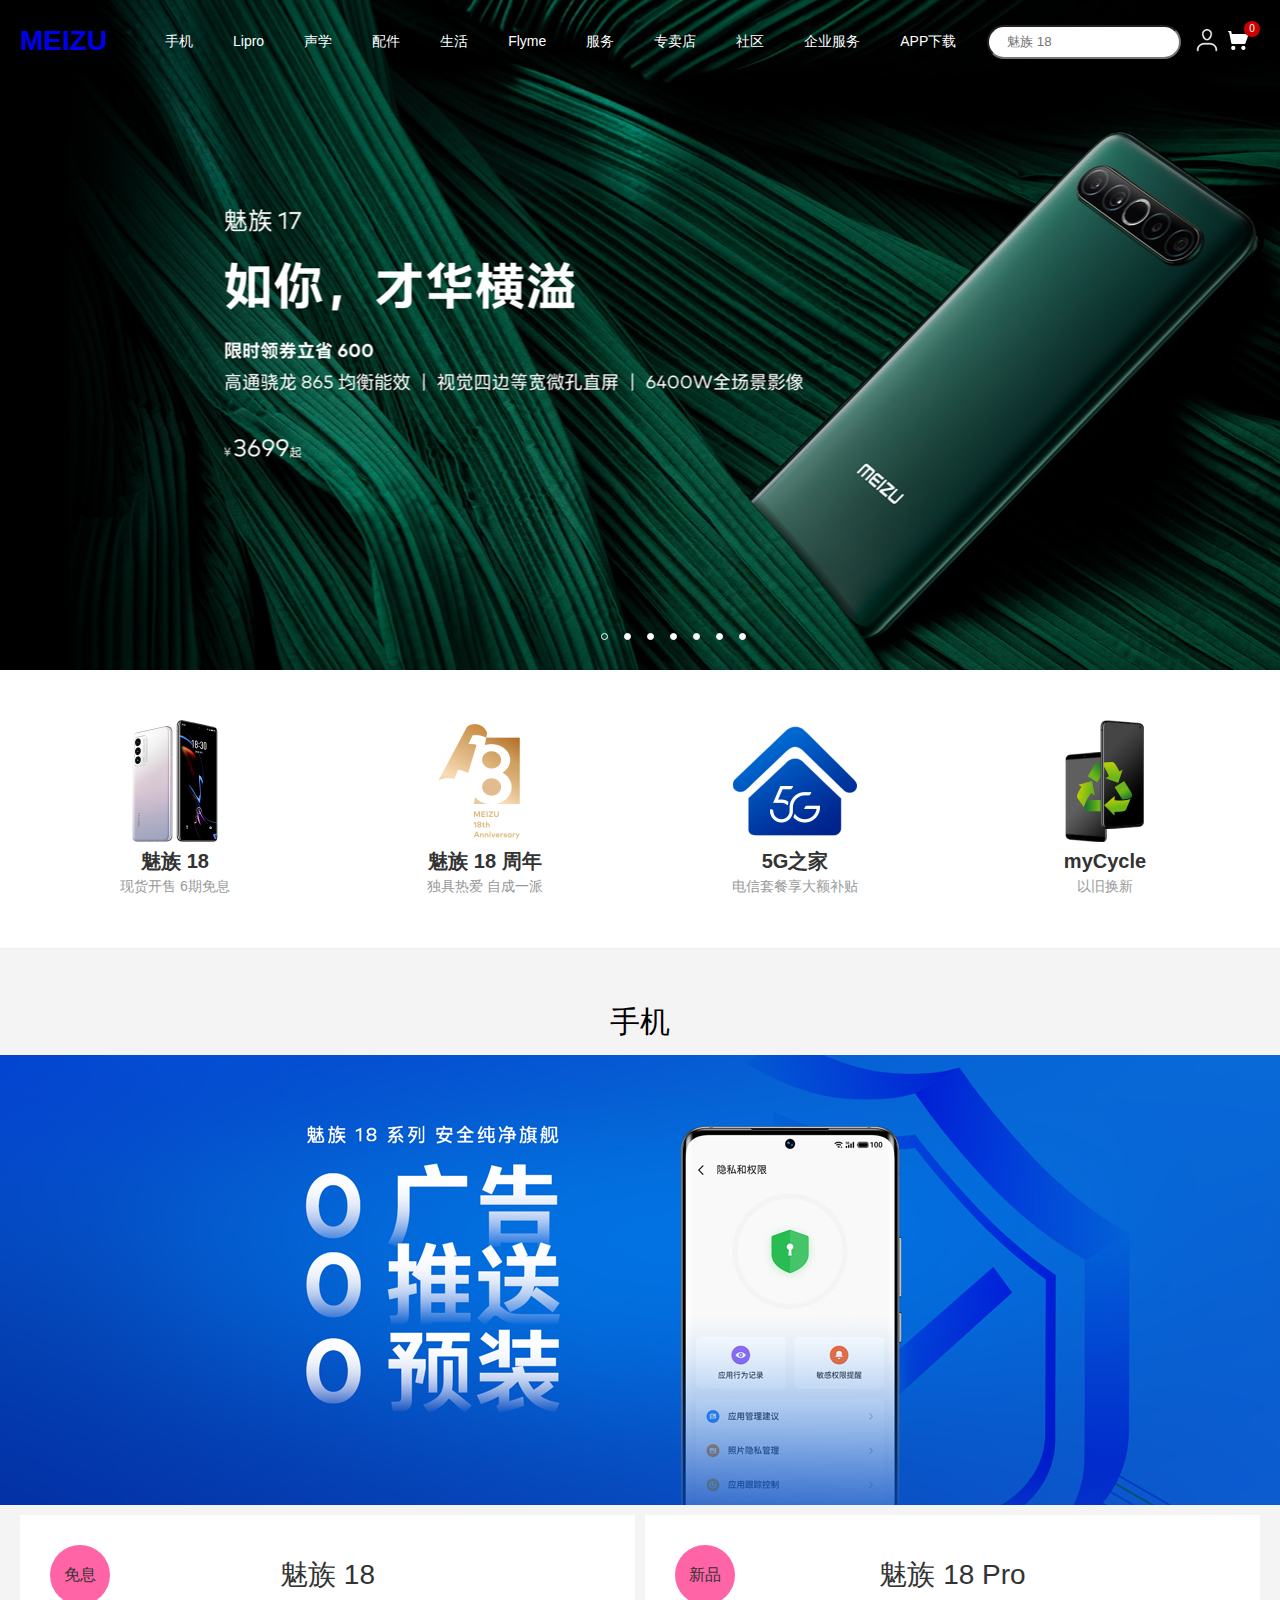
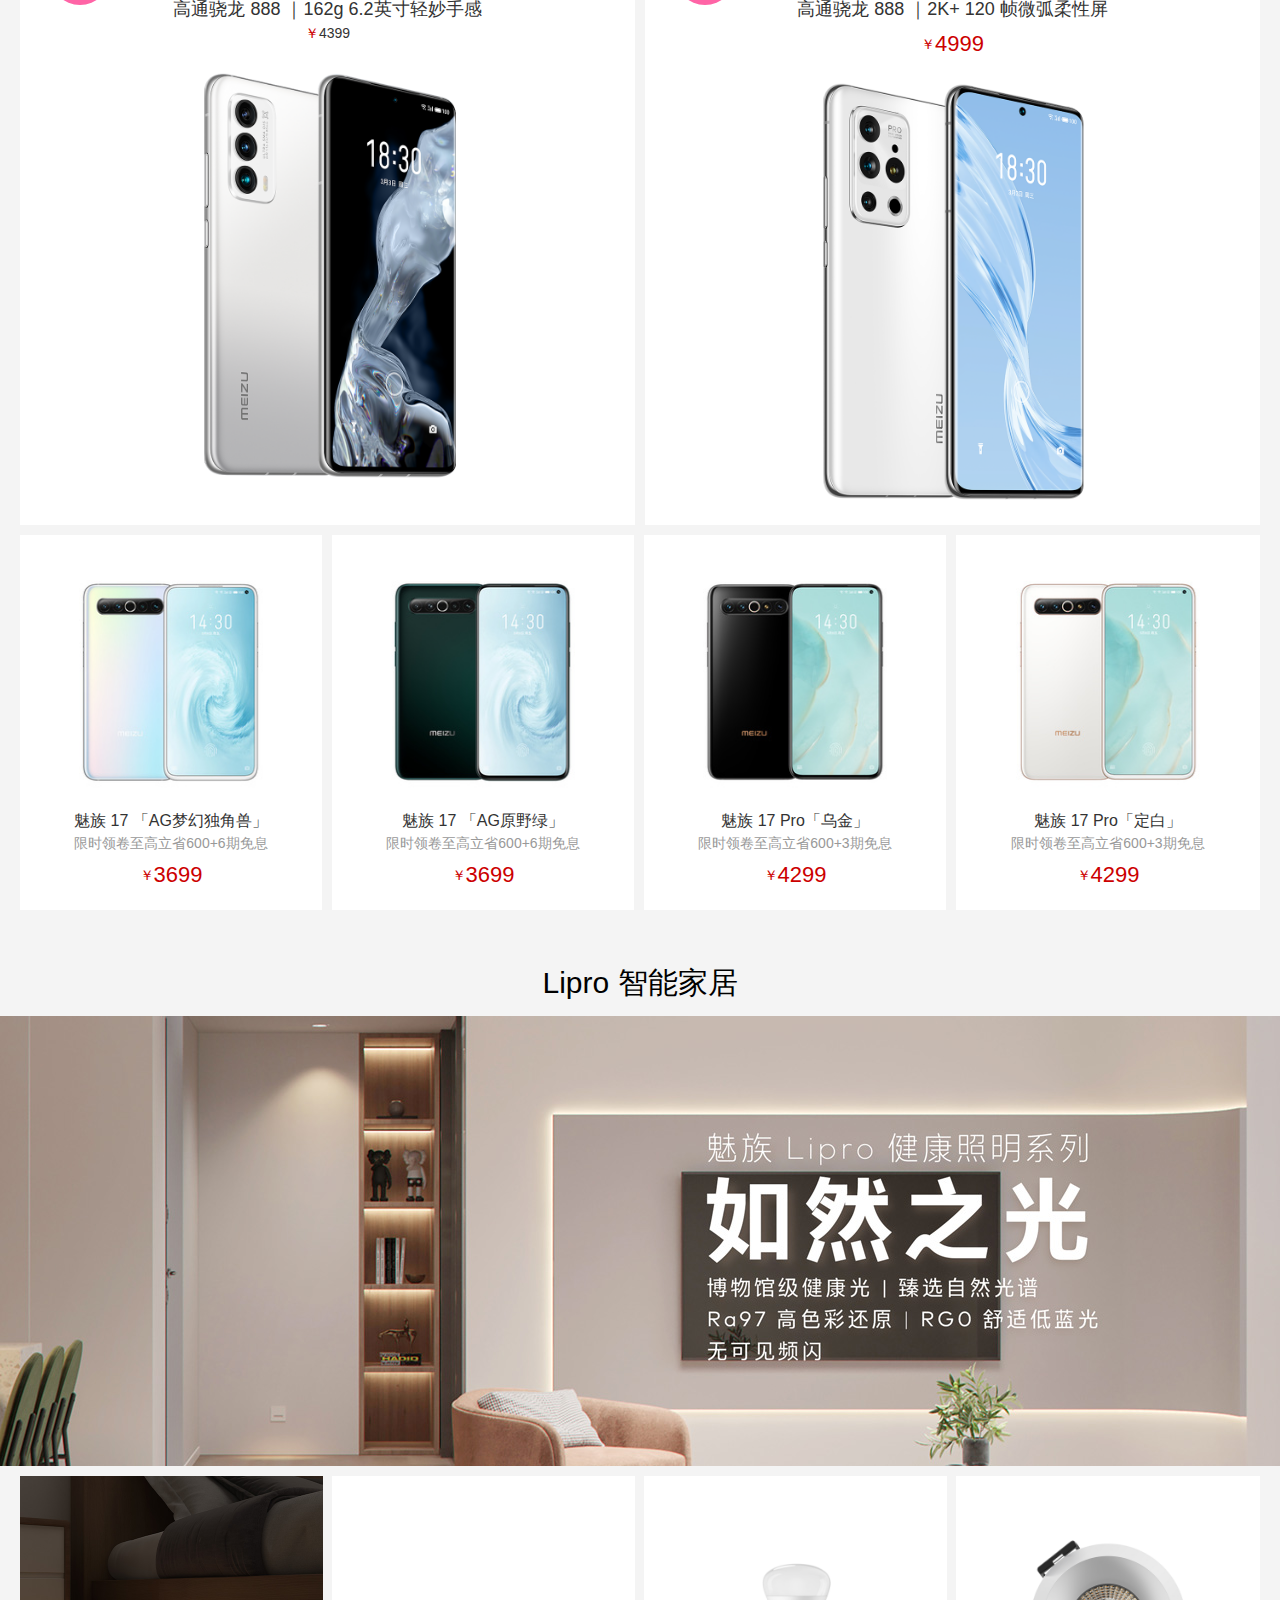
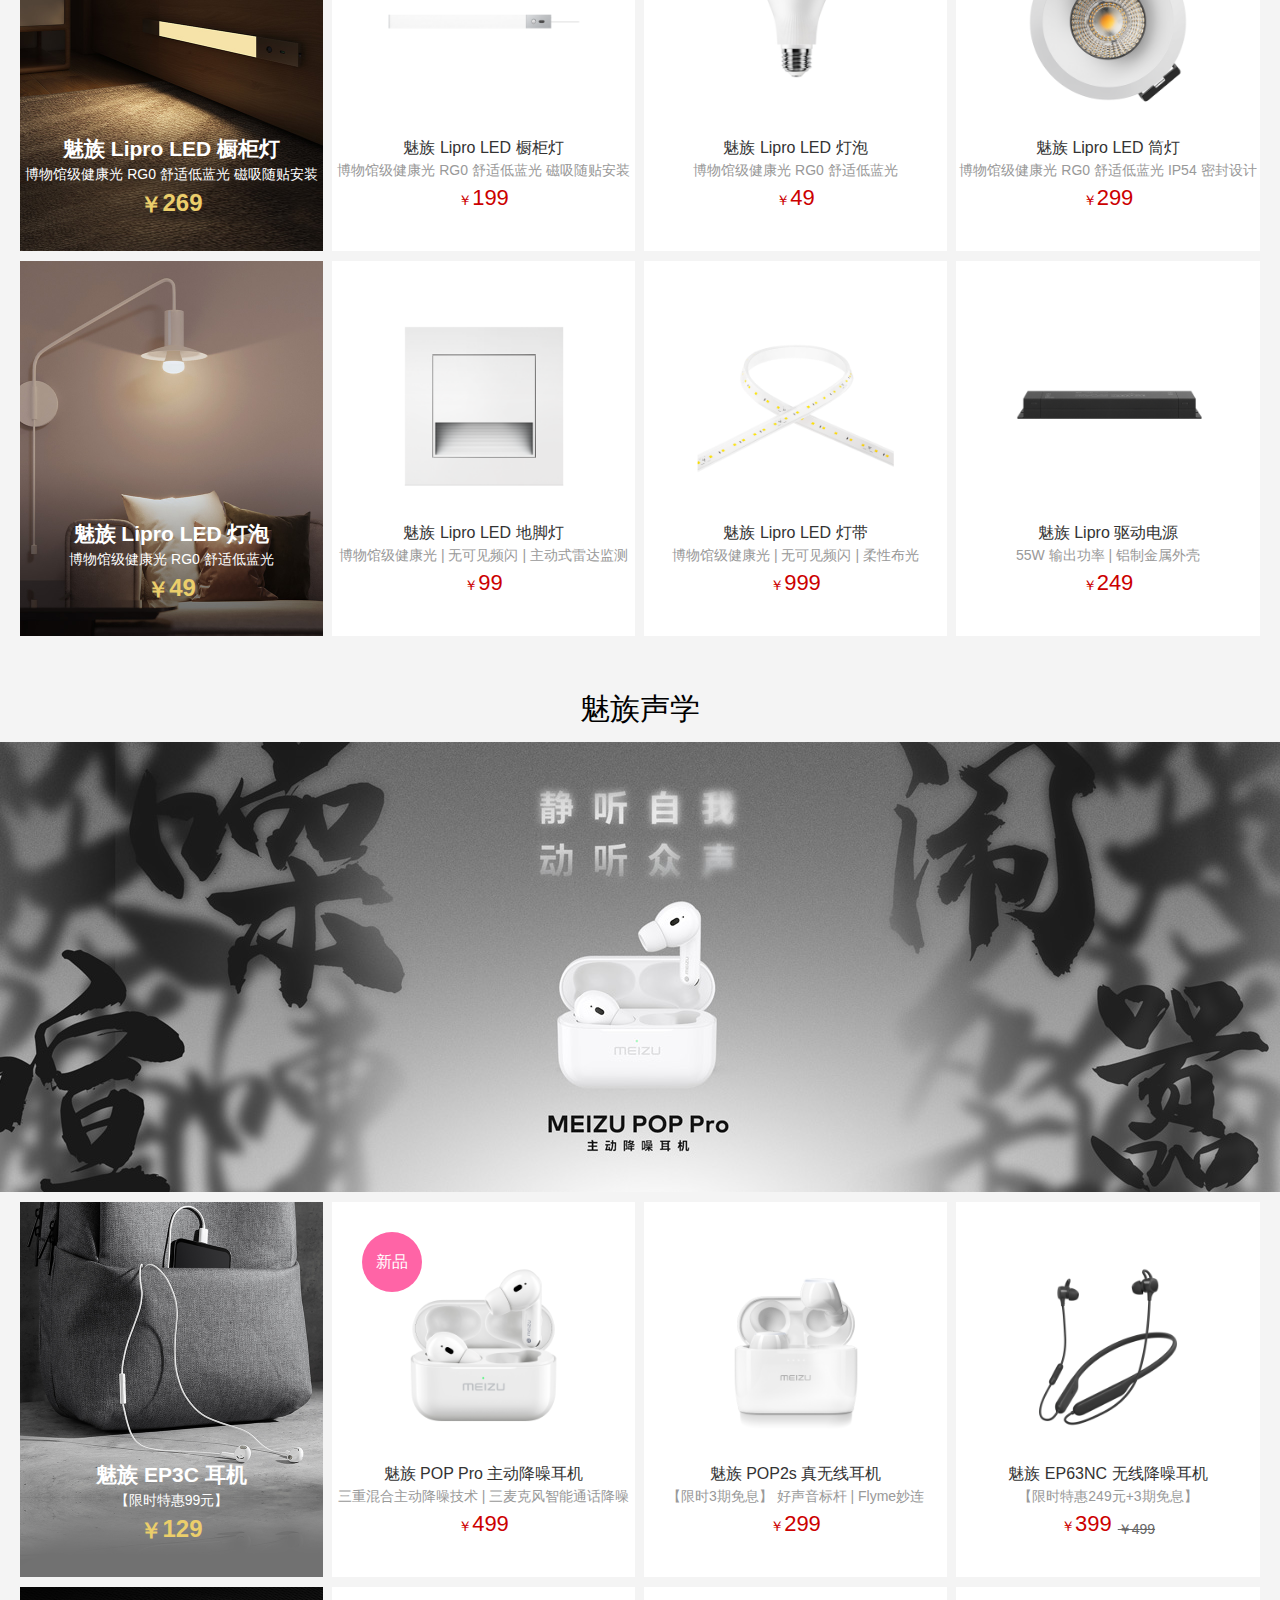
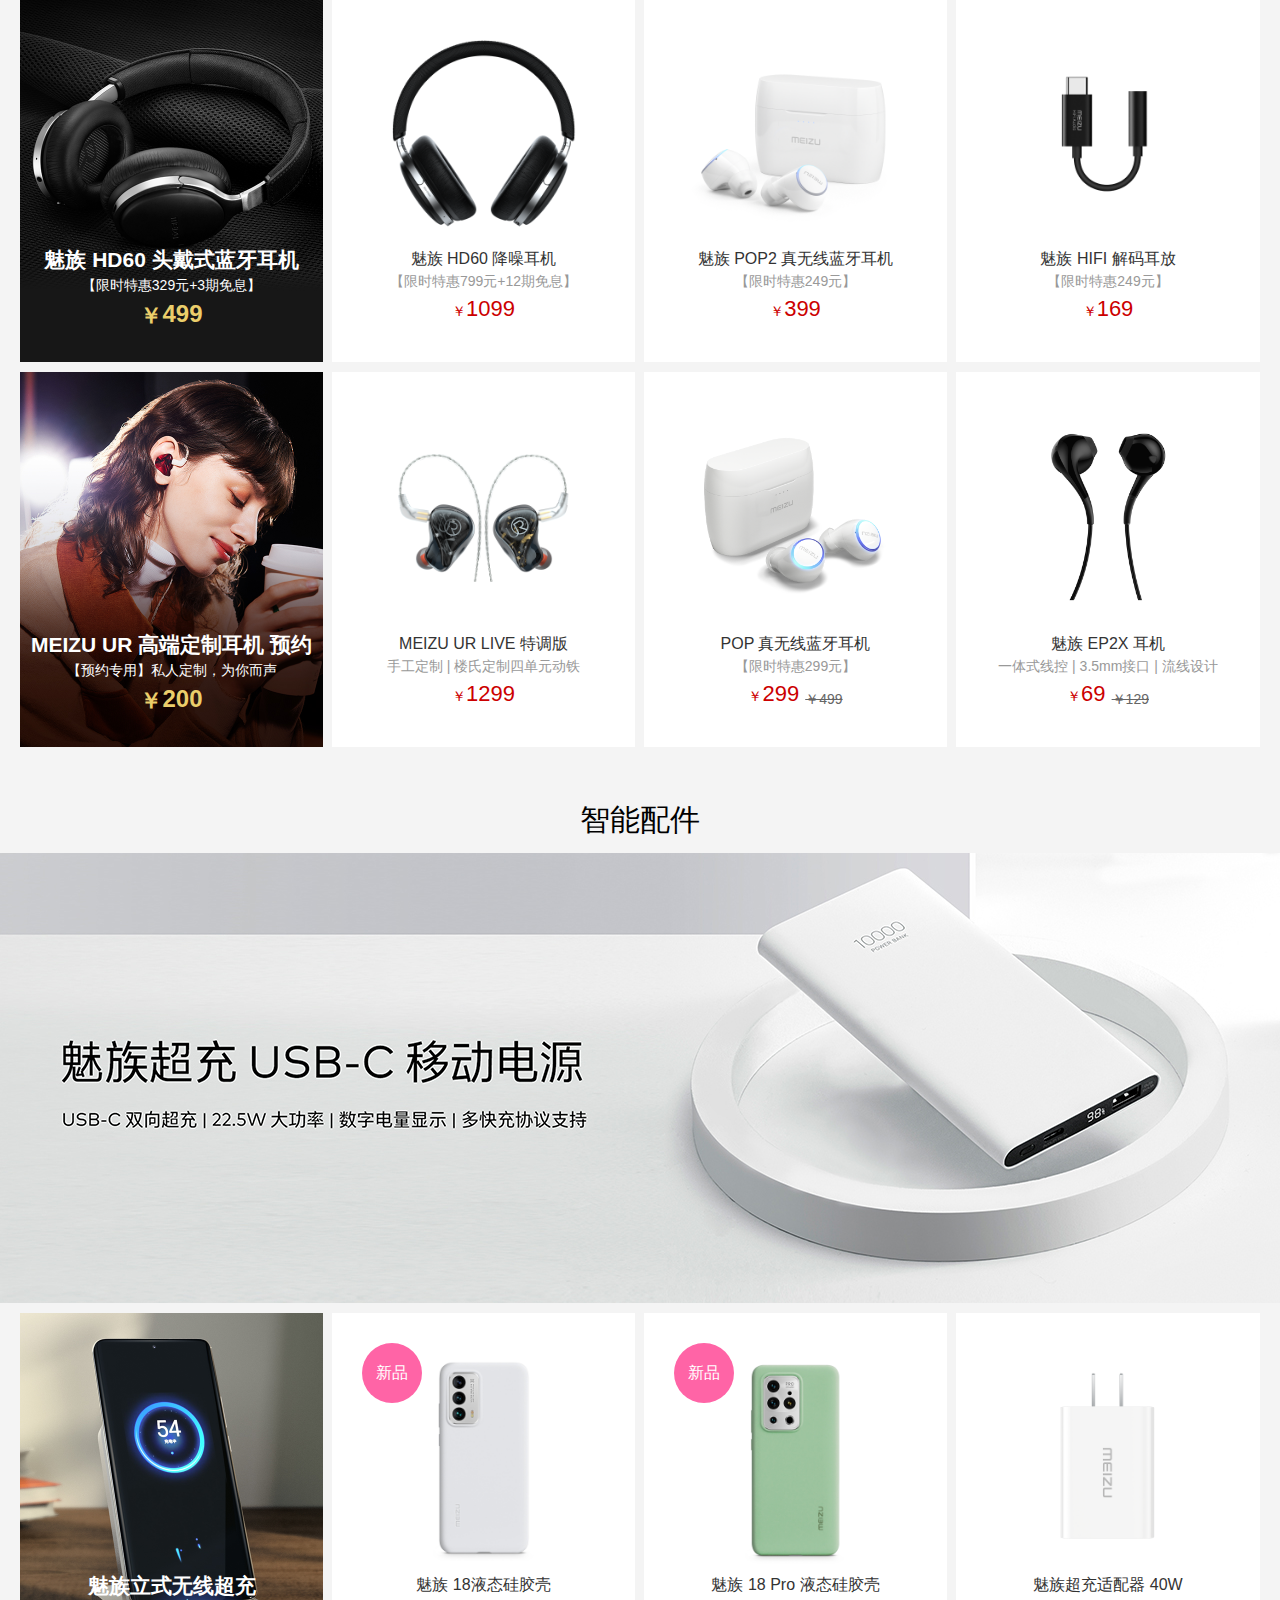
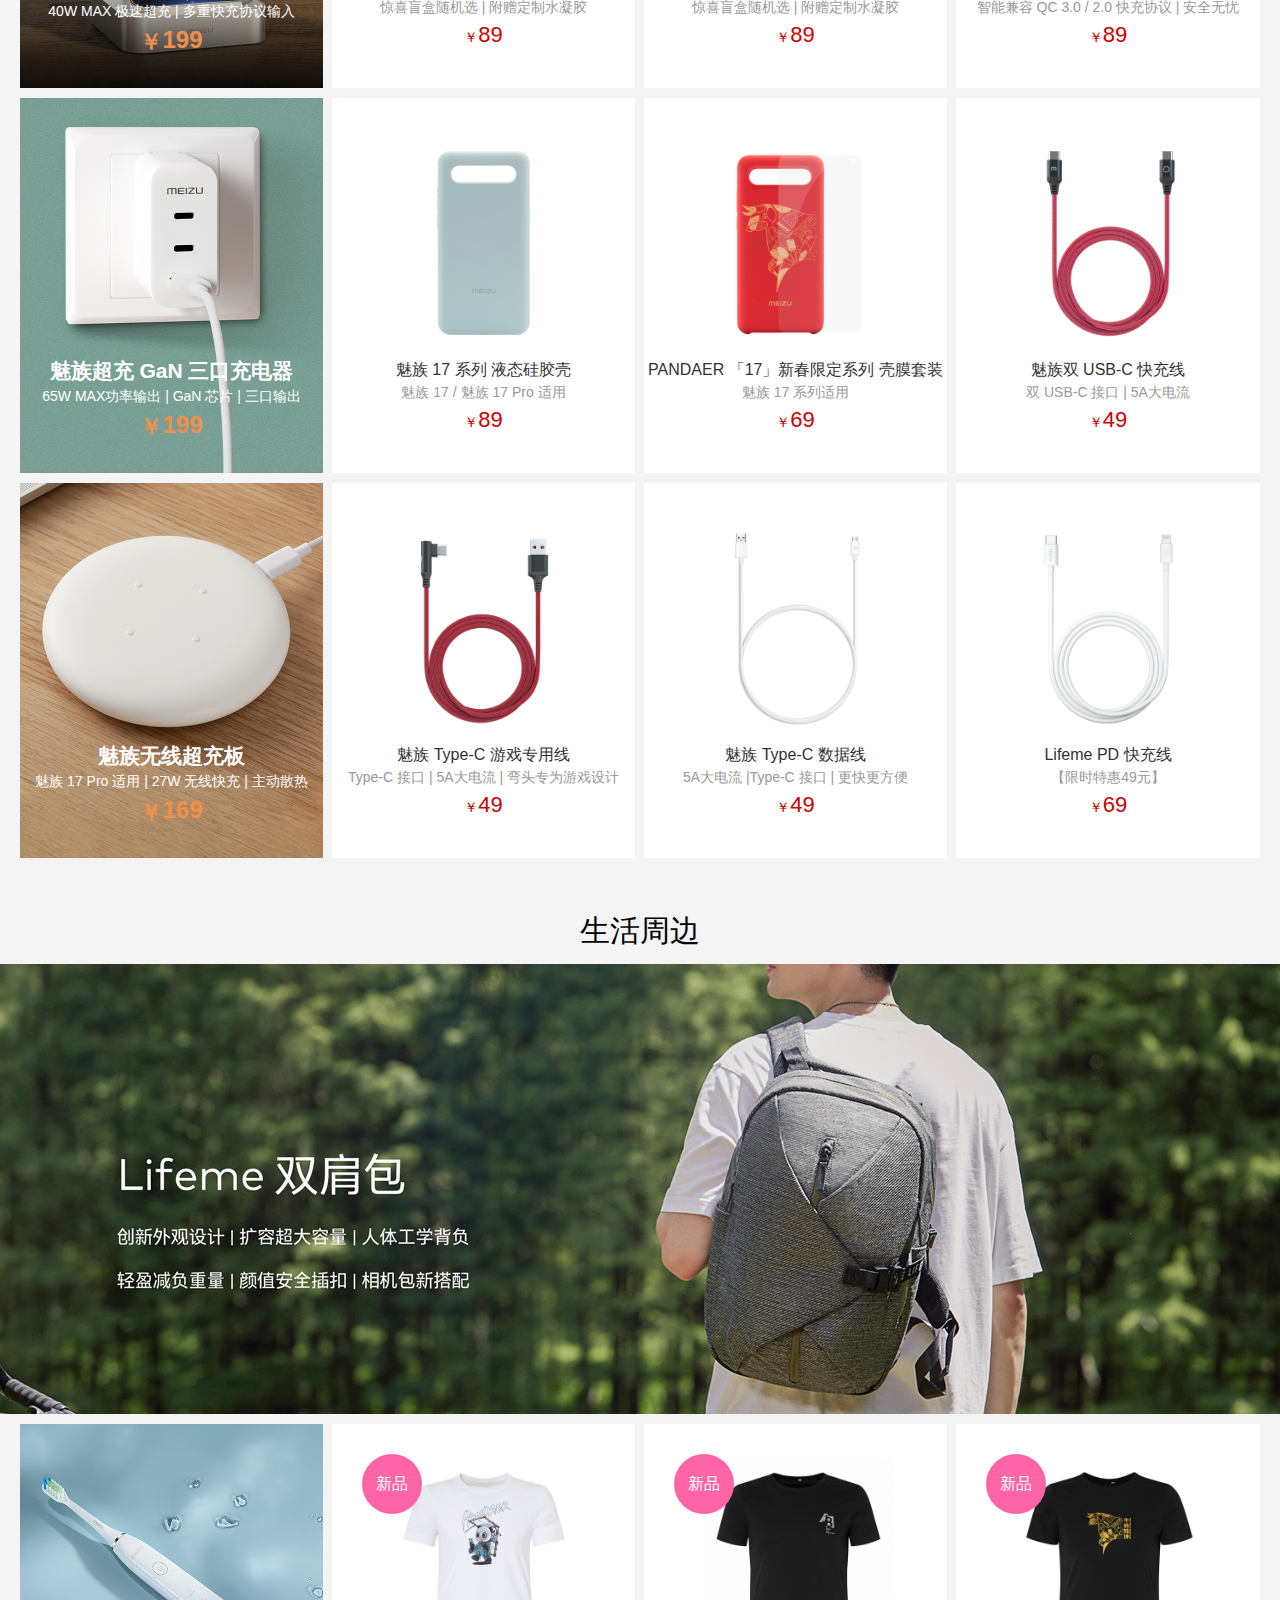
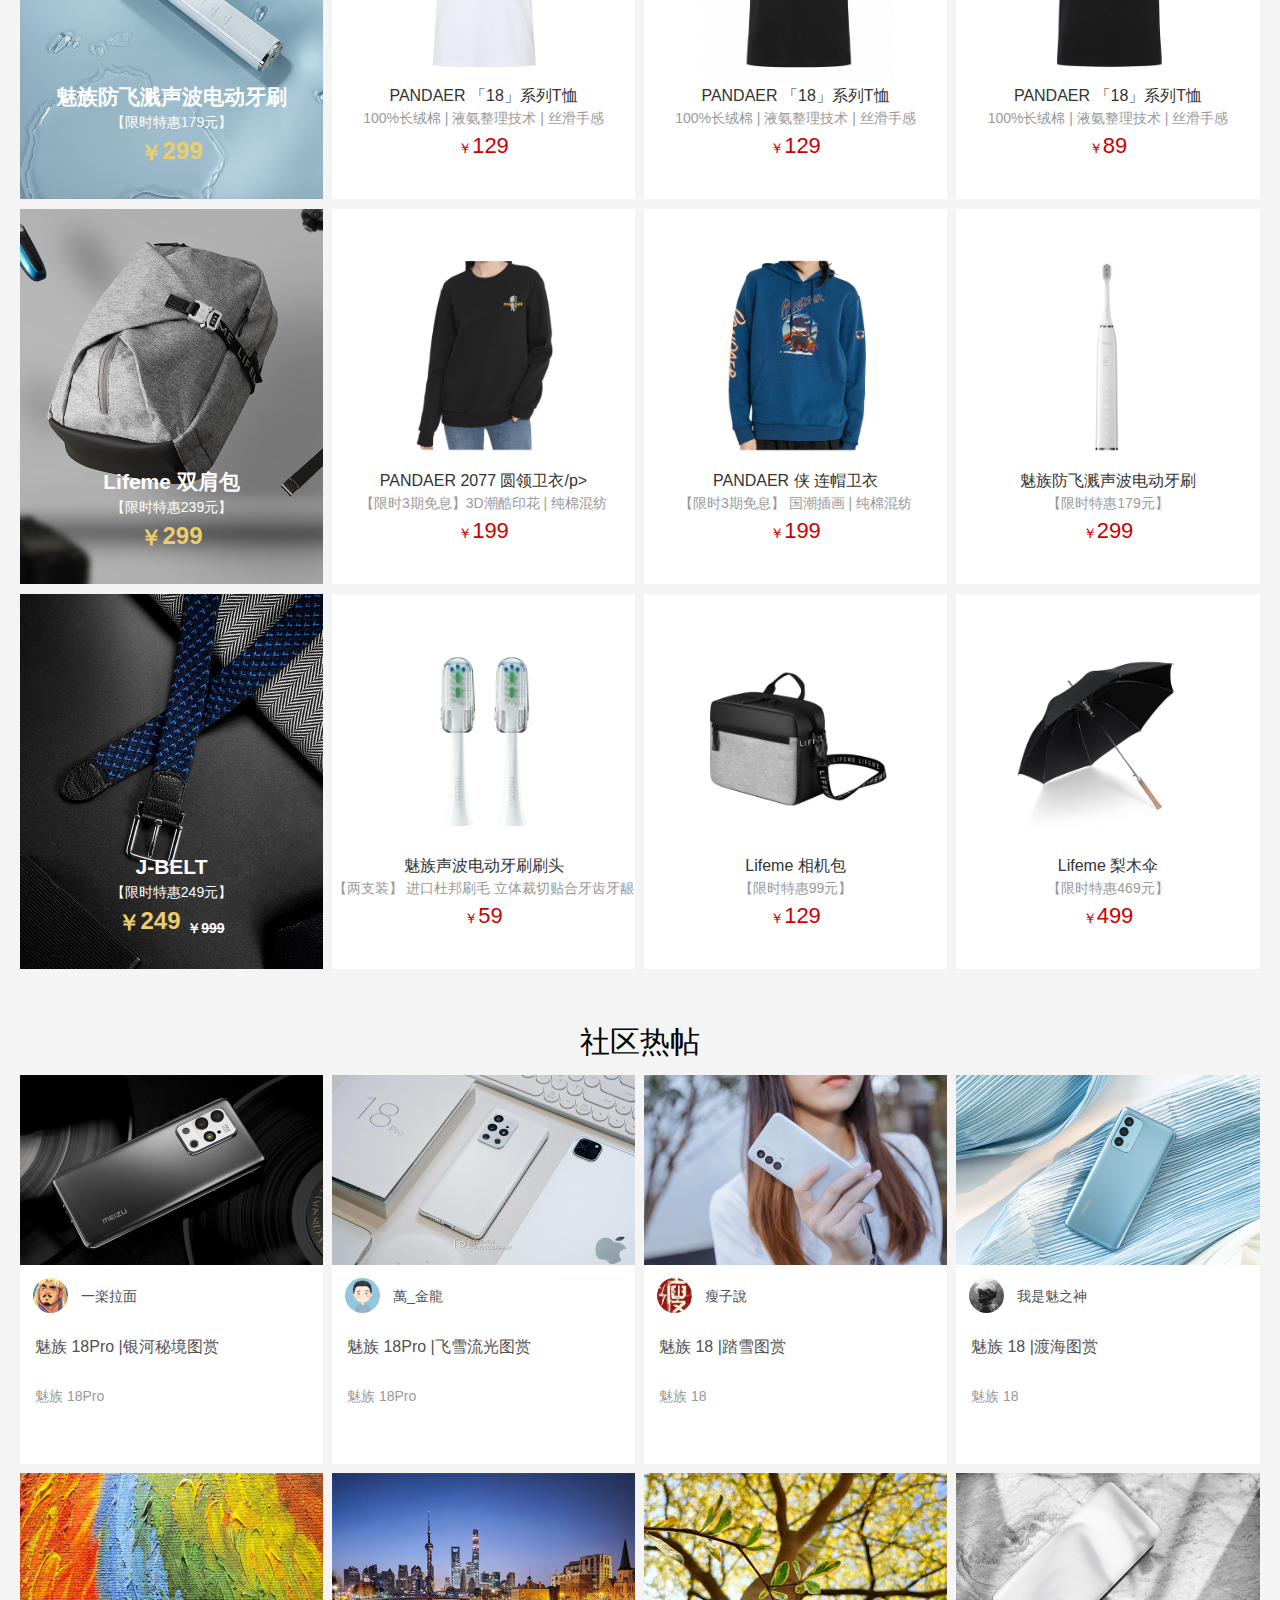
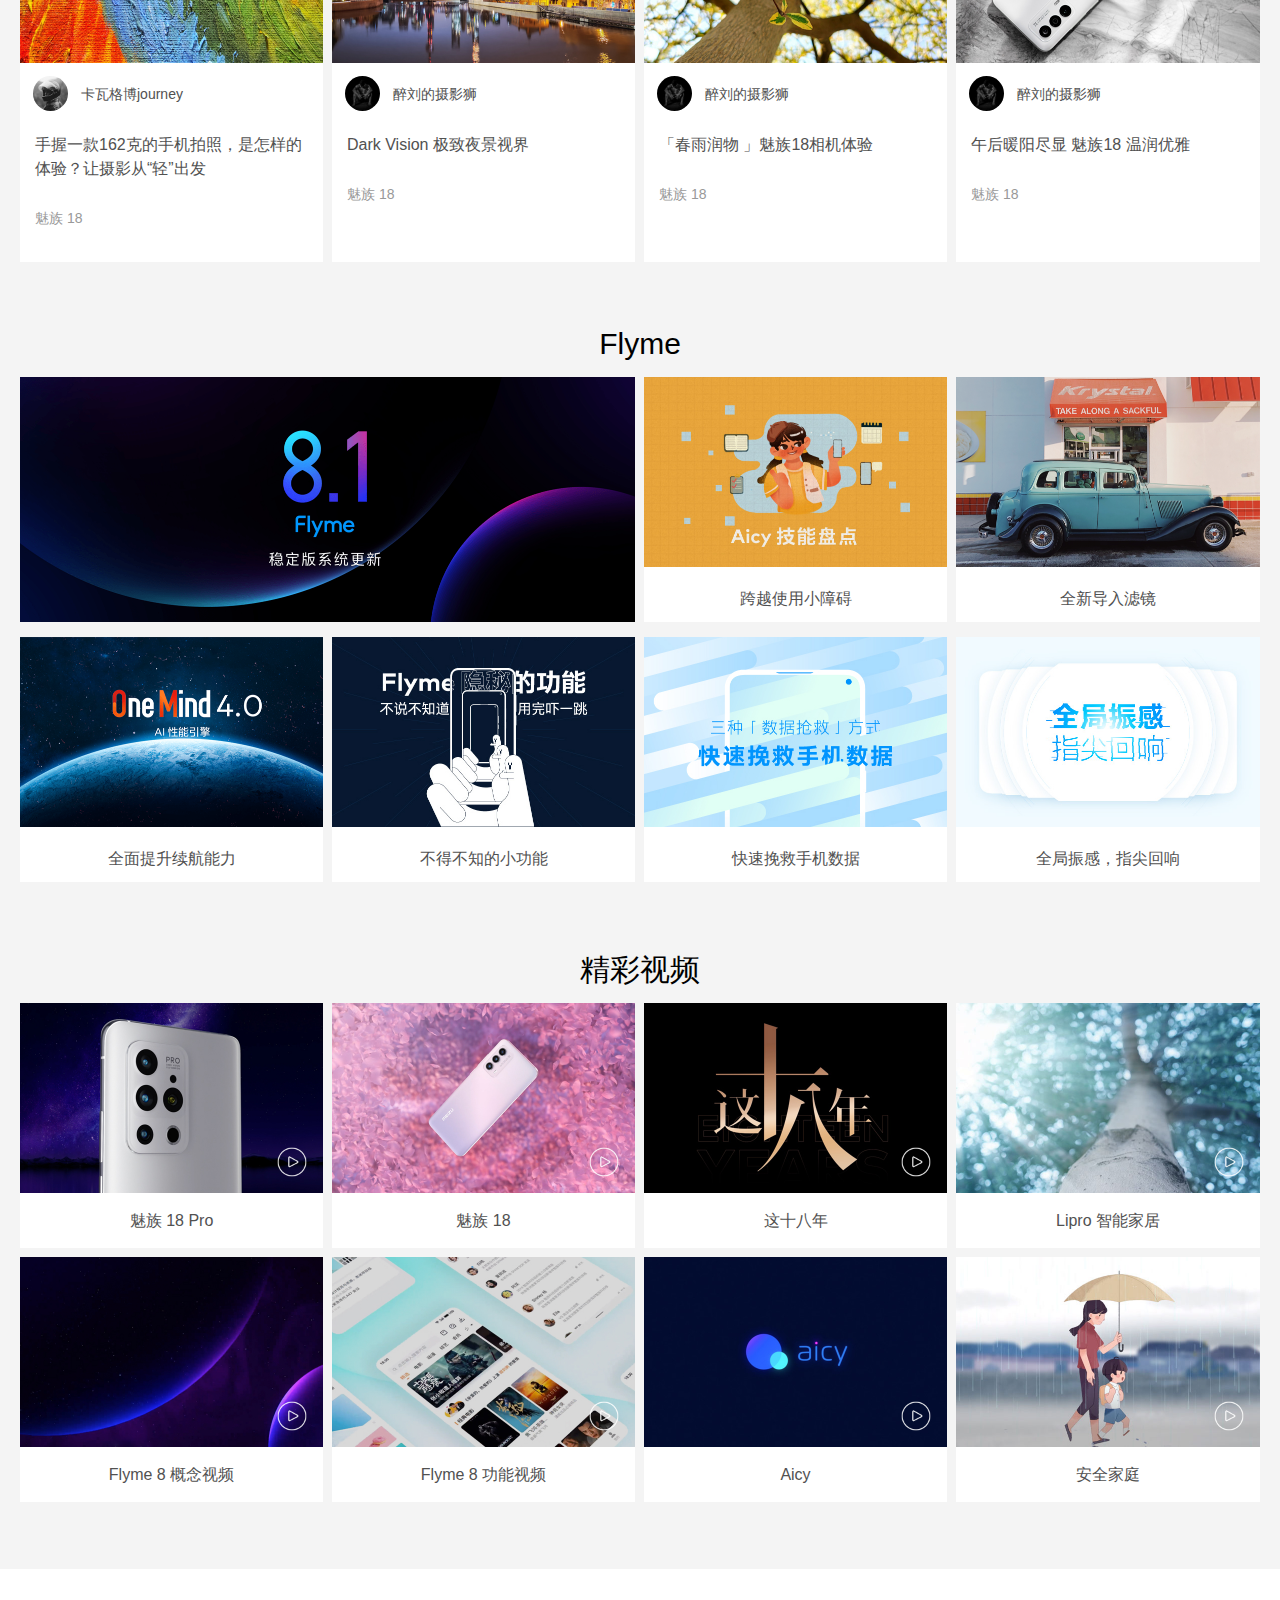
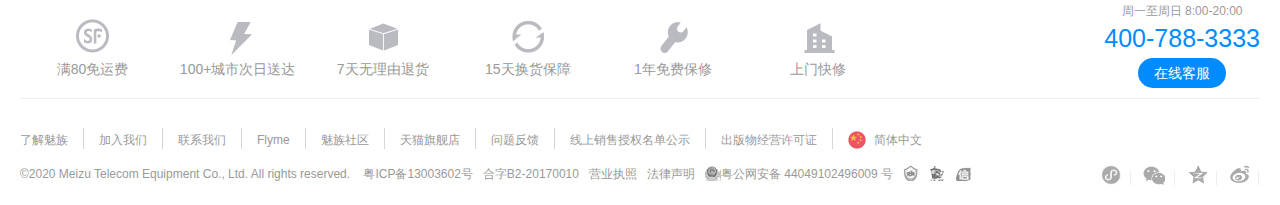
<file: index.html>
<!--
 * @Author: your name
 * @Date: 2021-03-19 22:00:00
 * @LastEditTime: 2021-03-26 16:57:28
 * @LastEditors: Please set LastEditors
 * @Description: 魅族官网仿写
 * @FilePath: \Study_Notesd:\meizu\index.html
-->
<!DOCTYPE html>
<html lang="en">
<head>
  <meta charset="UTF-8">
  <meta http-equiv="X-UA-Compatible" content="IE=edge">
  <meta name="viewport" content="width=device-width, initial-scale=1.0">
  <link rel="shortcut icon" href="images/favicon-90c2e618ff.ico" type="image/x-icon">
  <link rel="stylesheet" href="css/index.css">
  <title>魅族官网 - 魅族 18 系列手机：独具热爱，自成一派</title>
  <style>
    /* 初始化页面 */
    *{
      margin: 0;
      padding: 0;
      vertical-align: bottom;

    }
    html{
      text-align: center;
      /* height: 16000px; */
      /*background: lightpink;*/
      background-color: #f4f4f4;
    }
    body{
      font: 14px/1.5 Helvetica,Tahoma,Arial,Hiragino Sans GB,Microsoft YaHei,SimSun,Heiti,sans-serif;
    }
    li{
      list-style: none;
    }
    a{
      text-decoration: none;
    }
    /* 通用样式 */
    .wrap{
      width: 1240px;
      margin: 0 auto;

      height: 100%;
      /* background-color: lightskyblue; */
      background-color: transparent;
    }
    .fr{
      float: right;
    }
    .fl{
      float: left;
    }
    /* .clearfix:after {
      content: "";
      display: block;
      height: 0;
      clear: both;
      visibility: hidden;
    } */
    .clearfix:before,
    .clearfix:after{
        content:'';
        display:table;
        clear:both;
    }

  </style>
</head>
<body>
  <!--  header-banner部分开始  -->
  <div class="header-banner">
    <!-- 头部部分开始 -->
    <div class="header">
      <div class="header-inner wrap">
        <!-- logo -->
        <!-- TODO:SVG的使用：logo -->
        <h1 class="logo">
          <a href="#">MEIZU</a>
        </h1>

        <!-- 头部导航栏部分 -->
        <ul class="header-nav fl">
          <li>
            <a href="#">手机</a>
          </li>
          <li>
            <a href="#">Lipro</a>
          </li>
          <li>
            <a href="#">声学</a>
          </li>
          <li>
            <a href="#">配件</a>
          </li>
          <li>
            <a href="#">生活</a>
          </li>
          <li>
            <a href="#">Flyme</a>
          </li>
          <li>
            <a href="#">服务</a>
          </li>
          <li>
            <a href="#">专卖店</a>
          </li>
          <li>
            <a href="#">社区</a>
          </li>
          <li>
            <a href="#">企业服务</a>
          </li>
          <li>
            <a href="#">APP下载</a>
          </li>
        </ul>

        <!--  头部购物篮    -->
        <div class="header-shoppingcart fr">
          <a href="#"><em>0</em></a>
          <div class="cart-triangle"></div>
          <div class="cartinfo">
            <!--    购物车下拉内容      -->
            <div class="cartinfo-inner">
              <img src="images/cart-empty.png" alt="购物车图标">
              <div class="cartinfo-text">
                登录后可显示<br/>
                您账号中已加入的商品哦~
              </div>
            </div>
          </div>
        </div>

        <!--  头部用户部分   -->
        <div class="header-user fr">
          <div class="user-inner">
            <div class="user-top"></div>
            <div class="user-triangle"></div>
            <div class="user-info">
              <ul>
                <li><a href="#">立即登录</a></li>
                <li><a href="#">立即注册</a></li>
                <li><a href="#">我的订单</a></li>
                <li><a href="#">M码通道</a></li>
              </ul>
            </div>
          </div>
        </div>

        <!--   搜索栏部分   -->
        <!--  TODO： SVG的使用：放大镜  -->
        <form action="" method="get" name="searchword">
          <input type="text" class="search" placeholder="魅族 18">
        </form>

        <!-- 导航栏隐藏栏 -->

        <div class="header-hidden">

        </div>
      </div>

    </div>
    <!-- 头部部分结束 -->

    <!-- banner轮播图部分开始  -->
    <!-- TODO: 轮播图的实现 -->
    <div class="banner">
      <ul class="swiper clearfix">
        <li class="slide1"><a href="#"></a>
        <li class="slide2"><a href="#"></a>
        <li class="slide3"><a href="#"></a>
        <li class="slide4"><a href="#"></a>
        <li class="slide5"><a href="#"></a>
        <li class="slide6"><a href="#"></a>
        <li class="slide7"><a href="#"></a>
          <!--      <li class="slide1"><a href="#"><img src="images/7ee7742d-e149-4fdf-8911-73aa11ee7e66.jpg" alt="slide1"></a></li>-->
          <!--      <li class="slide2"><a href="#"><img src="images/3d85e6b1-f205-4110-8056-7a3a7fab1ecf.jpg" alt="slide2"></a></li>-->
          <!--      <li class="slide3"><a href="#"><img src="images/6b25a912-ce6f-4c9e-8c20-8a31266e1871.jpg" alt="slide3"></a></li>-->
          <!--      <li class="slide4"><a href="#"><img src="images/5540e020-78e8-4f24-a105-029b88ed8b87.jpg" alt="slide4"></a></li>-->
          <!--      <li class="slide5"><a href="#"><img src="images/8044411a-4d5d-48ab-a469-e1a675c024d8.jpg" alt="slide5"></a></li>-->
          <!--      <li class="slide6"><a href="#"><img src="images/c2d903dc-9cc5-4f24-8bd7-8352be7d2f3e.jpg" alt="slide6"></a></li>-->
          <!--      <li class="slide7"><a href="#"><img src="images/805aedb9-599c-4d57-92f5-82597b5532ff.jpg" alt="slide7"></a></li>-->
      </ul>
      <ul class="circlebtn">
        <li><a href="#" class="active"></a></li>
        <li><a href="#"></a></li>
        <li><a href="#"></a></li>
        <li><a href="#"></a></li>
        <li><a href="#"></a></li>
        <li><a href="#"></a></li>
        <li><a href="#"></a></li>
      </ul>
    </div>
    <!-- banner轮播图部分结束  -->
  </div>
  <!--    header-banner部分结束  -->

  <!--    服务链接部分开始  -->
  <div class="service-shortcut">
    <ul class="sershortcut wrap">
      <li>
        <a href="#">
          <img src="images/b1a9a0ae-29ac-4ca2-9822-6c5709ccc269.png" alt="魅族18">
          <p class="shortcut-name">魅族 18</p>
          <p class="shortcut-description">现货开售  6期免息</p>
        </a>
      </li>
        <li>
            <a href="#">
                <img src="images/34f0c16c-5d4f-48ba-ac10-174980ebad95.jpg" alt="魅族18周年">
                <p class="shortcut-name">魅族 18 周年</p>
                <p class="shortcut-description">独具热爱 自成一派</p>
            </a>
        </li>
        <li>
            <a href="#">
                <img src="images/4e9ba4b0-e4de-4dee-b0dd-b0fafa9228eb.png" alt="5G之家">
                <p class="shortcut-name">5G之家</p>
                <p class="shortcut-description">电信套餐享大额补贴</p>
            </a>
        </li>
        <li>
            <a href="#">
                <img src="images/13de22b5-2301-480f-99f9-778e4ff8644c.jpg" alt="以旧换新">
                <p class="shortcut-name">myCycle</p>
                <p class="shortcut-description">以旧换新</p>
            </a>
        </li>
    </ul>

  </div>
  <!--  服务链接部分结束  -->

  <!--   广告栏部分：手机 开始  -->
  <!-- TODO: 广告部分图片使用 -->
  <div class="ad">
    <h3>手机</h3>
    <div class="adimg">
    <!--      <a href="#"><img src="images/27682e1c-f0d8-43e1-9f9b-13c6ee53ed36.jpg" alt="手机"></a>-->
      <a href="#" class="adimg1"></a>
    </div>
    <div class="products">
      <div class="products-inner wrap">
        <ul class="products-detail clearfix">
          <li class="products-top">
            <a href="#" class="clearfix">
              <span class="big-good-name">魅族 18</span>
              <span class="big-good-description">高通骁龙 888 ｜162g  6.2英寸轻妙手感</span>
              <span class="big-good-price"><span class="small-symbol">￥</span>4399</span>
              <img src="images/de87d38d-3785-4605-a211-71364ded123f.png" alt="手机广告1">
              <span class="keyword">免息</span>
            </a>
          </li>
          <li class="products-top">
            <a href="#" class="clearfix">
              <span class="big-good-name">魅族 18 Pro</span>
              <span class="big-good-description">高通骁龙 888 ｜2K+ 120 帧微弧柔性屏</span>
              <span class="good-price"><span class="small-symbol">￥</span>4999</span>
              <img src="images/485956ba-37c8-4dd5-ab72-a4ec7456ece5.png" alt="手机广告2">
              <span class="keyword">新品</span>
            </a>
          </li>
          <li class="products-bottom">
            <a href="#">
              <img src="images/Cgbj0F6zwMuANEeWAAw6yQFAJXM097.png@240x240.jpg" alt="手机广告3">
              <span class="small-good-name">魅族 17 「AG梦幻独角兽」</span>
              <span class="small-good-description">限时领卷至高立省600+6期免息</span>
              <span class="good-price"><span class="small-symbol">￥</span>3699</span>
            </a>
          </li>
          <li class="products-bottom">
            <a href="#">
              <img src="images/Cgbj0F8jhKSAcY_ZAAx8PRn7kUE396.png@240x240.jpg" alt="手机广告4">
              <span class="small-good-name">魅族 17 「AG原野绿」</span>
              <span class="small-good-description">限时领卷至高立省600+6期免息</span>
              <span class="good-price"><span class="small-symbol">￥</span>3699</span>
            </a>
          </li>
          <li class="products-bottom">
            <a href="#">
              <img src="images/Cgbj0F6zwVaAfvCAAAlIjzPtsZc201.png@240x240.jpg" alt="手机广告3">
              <span class="small-good-name">魅族 17 Pro「乌金」</span>
              <span class="small-good-description">限时领卷至高立省600+3期免息</span>
              <span class="good-price"><span class="small-symbol">￥</span>4299</span>
            </a>
          </li>
          <li class="products-bottom">
            <a href="#">
              <img src="images/Cgbj0F6zwUCAZXioAAqyPRV4XK4045.png@240x240.jpg" alt="手机广告3">
              <span class="small-good-name">魅族 17 Pro「定白」</span>
              <span class="small-good-description">限时领卷至高立省600+3期免息</span>
              <span class="good-price"><span class="small-symbol">￥</span>4299</span>
            </a>
          </li>
        </ul>
      </div>
    </div>
  </div>
  <!--   广告栏部分：手机 结束  -->
  
  <!--   广告栏部分：Lipro 智能家居  开始 -->
  <div class="ad">
    <h3>Lipro 智能家居</h3>
    <div class="adimg">
      <a href="#" class="adimg2"></a>
    </div>
    <div class="commodity">
      <div class="commodity-inner wrap">
        <ul class="commodity-detail clearfix">
          <li class="commodity-item first-item">
            <a href="#">
              <img src="images/ef2eee80-40a4-4066-8fe6-0f7fd9489dc7.jpg" alt="LED橱柜灯">
              <div class="first-item-text">
                <p class="first-item-name">魅族 Lipro LED 橱柜灯</p>
                <p class="first-item-description">博物馆级健康光 RG0 舒适低蓝光 磁吸随贴安装</p>
                <p class="first-item-price"><span>￥</span>269</p>
              </div>
            </a>
          </li>
          <li class="commodity-item other-item">
            <a href="#">
              <img src="images/Cgbj0V_sLz-AbvTzAAB1pvD7V0E978.png" alt="LED橱柜灯">
              <div class="other-item-text">
                <p class="other-item-name">魅族 Lipro LED 橱柜灯</p>
                <p class="other-item-description">博物馆级健康光 RG0 舒适低蓝光 磁吸随贴安装</p>
                <p class="other-item-price"><span>￥</span>199</p>
              </div>
            </a>
          </li>          
          <li class="commodity-item other-item">
            <a href="#">
              <img src="images/Cgbj0F_0GSaAN9lqAACCdwIBQOc806.jpg" alt="LED橱柜灯">
              <div class="other-item-text">
                <p class="other-item-name">魅族 Lipro LED 灯泡</p>
                <p class="other-item-description">博物馆级健康光 RG0 舒适低蓝光</p>
                <p class="other-item-price"><span>￥</span>49</p>
              </div>
            </a>
          </li>
          <li class="commodity-item other-item">
            <a href="#">
              <img src="images/Cgbj0F_sMc-AOe7bAAczVe3SFnI706.png" alt="LED橱柜灯">
              <div class="other-item-text">
                <p class="other-item-name">魅族 Lipro LED 筒灯</p>
                <p class="other-item-description">博物馆级健康光 RG0 舒适低蓝光 IP54 密封设计</p>
                <p class="other-item-price"><span>￥</span>299</p>
              </div>
            </a>
          </li>
          <li class="commodity-item first-item">
            <a href="#">
              <img src="images/80bce446-87a5-4bfc-85ee-1eb53f1d7f35.jpg" alt="LED橱柜灯">
              <div class="first-item-text">
                <p class="first-item-name">魅族 Lipro LED 灯泡</p>
                <p class="first-item-description">博物馆级健康光 RG0 舒适低蓝光</p>
                <p class="first-item-price"><span>￥</span>49</p>
              </div>
            </a>
          </li>
          <li class="commodity-item other-item">
            <a href="#">
              <img src="images/Cgbj0F_sMIOAE-gWAARaOyvWLSE861.png" alt="LED橱柜灯">
              <div class="other-item-text">
                <p class="other-item-name">魅族 Lipro LED 地脚灯</p>
                <p class="other-item-description">博物馆级健康光 | 无可见频闪 | 主动式雷达监测</p>
                <p class="other-item-price"><span>￥</span>99</p>
              </div>
            </a>
          </li>
          <li class="commodity-item other-item">
            <a href="#">
              <img src="images/Cgbj0F_sMOOAQyGuAAO_SgCyZuQ559.png" alt="LED橱柜灯">
              <div class="other-item-text">
                <p class="other-item-name">魅族 Lipro LED 灯带</p>
                <p class="other-item-description">博物馆级健康光 | 无可见频闪 | 柔性布光</p>
                <p class="other-item-price"><span>￥</span>999</p>
              </div>
            </a>
          </li>
          <li class="commodity-item other-item">
            <a href="#">
              <img src="images/Cgbj0F_sMVaAKQ_TAAGu6iTcbOQ485.png" alt="LED橱柜灯">
              <div class="other-item-text">
                <p class="other-item-name">魅族 Lipro 驱动电源</p>
                <p class="other-item-description">55W 输出功率 | 铝制金属外壳</p>
                <p class="other-item-price"><span>￥</span>249</p>
              </div>
            </a>
          </li>          
        </ul>
      </div>
    </div>
  </div>
  <!--   广告栏部分：Lipro 智能家居  结束 -->

  <!-- 广告部分：魅族声学 开始 -->
  <div class="ad">
    <h3>魅族声学</h3>
    <div class="adimg">
      <a href="#" class="adimg3"></a>
    </div>
    <div class="commodity">
      <div class="commodity-inner wrap">
        <ul class="commodity-detail clearfix">
          <li class="commodity-item first-item">
            <a href="#">
              <img src="images/04811a8d-07fb-4188-a852-1971f442d08f.jpg" alt="耳机">
              <div class="first-item-text">
                <p class="first-item-name">魅族 EP3C 耳机</p>
                <p class="first-item-description">【限时特惠99元】</p>
                <p class="first-item-price"><span>￥</span>129</p>
              </div>
            </a>
          </li>
          <li class="commodity-item other-item new-item">
            <a href="#">
              <img src="images/Cgbj0V_38NOAGvEXAAN6WGRLi3Y197.png" alt="主动降噪耳机">
              <div class="other-item-text">
                <p class="other-item-name">魅族 POP Pro 主动降噪耳机</p>
                <p class="other-item-description">三重混合主动降噪技术 | 三麦克风智能通话降噪</p>
                <p class="other-item-price"><span>￥</span>499</p>
              </div>
              <span class="keyword">新品</span>
            </a>
          </li>          
          <li class="commodity-item other-item">
            <a href="#">
              <img src="images/Cgbj0V-JCMSAa5qBAAMth2Y6_gU978.png" alt="真无线耳机">
              <div class="other-item-text">
                <p class="other-item-name">魅族 POP2s 真无线耳机</p>
                <p class="other-item-description">【限时3期免息】 好声音标杆 | Flyme妙连</p>
                <p class="other-item-price"><span>￥</span>299</p>
              </div>
            </a>
          </li>
          <li class="commodity-item other-item">
            <a href="#">
              <img src="images/Cgbj0Fy9JYOACw2DAAMWf3vEhbA886.png" alt="无线降噪耳机">
              <div class="other-item-text">
                <p class="other-item-name">魅族 EP63NC 无线降噪耳机</p>
                <p class="other-item-description">【限时特惠249元+3期免息】</p>
                <p class="other-item-price"><span>￥</span>399 <span class="del-price"><del>￥499</del></span></p>
              </div>
            </a>
          </li>
          <li class="commodity-item first-item">
            <a href="#">
              <img src="images/be6fed05-168e-4633-bc1d-6e75705fce07.jpg" alt="头戴式蓝牙耳机">
              <div class="first-item-text">
                <p class="first-item-name">魅族 HD60 头戴式蓝牙耳机</p>
                <p class="first-item-description">【限时特惠329元+3期免息】</p>
                <p class="first-item-price"><span>￥</span>499</p>
              </div>
            </a>
          </li>
          <li class="commodity-item other-item">
            <a href="#">
              <img src="images/Cgbj0V6z8VSAV6kEAAlCc-omYno614.png" alt="降噪耳机">
              <div class="other-item-text">
                <p class="other-item-name">魅族 HD60 降噪耳机</p>
                <p class="other-item-description">【限时特惠799元+12期免息】</p>
                <p class="other-item-price"><span>￥</span>1099</p>
              </div>
            </a>
          </li>
          <li class="commodity-item other-item">
            <a href="#">
              <img src="images/Cgbj0Vy9Jq6AEzhMAApuih_4TPw329.png" alt="真无线蓝牙耳机">
              <div class="other-item-text">
                <p class="other-item-name">魅族 POP2 真无线蓝牙耳机</p>
                <p class="other-item-description">【限时特惠249元】</p>
                <p class="other-item-price"><span>￥</span>399</p>
              </div>
            </a>
          </li>
          <li class="commodity-item other-item">
            <a href="#">
              <img src="images/Cgbj0Vy_C3GAN_TKAAExaPfTwFc180.png" alt="魅族 HIFI 解码耳放">
              <div class="other-item-text">
                <p class="other-item-name">魅族 HIFI 解码耳放</p>
                <p class="other-item-description">【限时特惠249元】</p>
                <p class="other-item-price"><span>￥</span>169</p>
              </div>
            </a>
          </li> 
          <li class="commodity-item first-item">
            <a href="#">
              <img src="images/370ad36f-425c-453a-b406-ccb2a0dffeec.jpg" alt="高端定制耳机">
              <div class="first-item-text">
                <p class="first-item-name">MEIZU UR 高端定制耳机 预约</p>
                <p class="first-item-description">【预约专用】私人定制，为你而声</p>
                <p class="first-item-price"><span>￥</span>200</p>
              </div>
            </a>
          </li>
          <li class="commodity-item other-item">
            <a href="#">
              <img src="images/Cgbj0V-JCPCAPD2PAAXulf0xVmU120.png" alt="MEIZU UR LIVE 特调版">
              <div class="other-item-text">
                <p class="other-item-name">MEIZU UR LIVE 特调版</p>
                <p class="other-item-description">手工定制 | 楼氏定制四单元动铁</p>
                <p class="other-item-price"><span>￥</span>1299</p>
              </div>
            </a>
          </li>          
          <li class="commodity-item other-item">
            <a href="#">
              <img src="images/Cgbj0Fsp-8yATCDFAASWKnb1fdQ339.png" alt="真无线蓝牙耳机">
              <div class="other-item-text">
                <p class="other-item-name">POP 真无线蓝牙耳机</p>
                <p class="other-item-description">【限时特惠299元】</p>
                <p class="other-item-price"><span>￥</span>299 <span class="del-price"><del>￥499</del></span></p>
              </div>
            </a>
          </li>
          <li class="commodity-item other-item">
            <a href="#">
              <img src="images/Cix_s1gcTHCANftiAAErzSizI8c299.png" alt="魅族 EP2X 耳机">
              <div class="other-item-text">
                <p class="other-item-name">魅族 EP2X 耳机</p>
                <p class="other-item-description">一体式线控 | 3.5mm接口 | 流线设计</p>
                <p class="other-item-price"><span>￥</span>69 <span class="del-price"><del>￥129</del></span></p>
              </div>
            </a>
          </li>
        </ul>
      </div>
    </div>
  </div>
  <!-- 广告部分：魅族声学 结束 -->
  
  <!-- 广告部分：智能配件 开始 -->
  <div class="ad">
    <h3>智能配件</h3>
    <div class="adimg">
      <a href="#" class="adimg4"></a>
    </div>
    <div class="commodity">
      <div class="commodity-inner wrap">
        <ul class="commodity-detail clearfix">
          <li class="commodity-item first-item">
            <a href="#">
              <img src="images/4a1f98c5-1f84-45bc-b7e2-614f88f09e0f.jpg" alt="魅族立式无线超充">
              <div class="first-item-text">
                <p class="first-item-name">魅族立式无线超充</p>
                <p class="first-item-description">40W MAX 极速超充 | 多重快充协议输入</p>
                <p class="first-item-price newcolor"><span>￥</span>199</p>
              </div>
            </a>
          </li>
          <li class="commodity-item other-item new-item">
            <a href="#">
              <img src="images/Cgbj0WBCIwCAXBIMAAKV_sPb4SE013.jpg" alt="液态硅胶壳">
              <div class="other-item-text">
                <p class="other-item-name">魅族 18液态硅胶壳</p>
                <p class="other-item-description">惊喜盲盒随机选 | 附赠定制水凝胶</p>
                <p class="other-item-price"><span>￥</span>89</p>
              </div>
              <span class="keyword">新品</span>
            </a>
          </li>          
          <li class="commodity-item other-item new-item">
            <a href="#">
              <img src="images/Cgbj0GA_GOeACEZXAARVW7N0Hwg130.jpg" alt="魅族 18 Pro 液态硅胶壳">
              <div class="other-item-text">
                <p class="other-item-name">魅族 18 Pro 液态硅胶壳</p>
                <p class="other-item-description">惊喜盲盒随机选 | 附赠定制水凝胶</p>
                <p class="other-item-price"><span>￥</span>89</p>
              </div>
              <span class="keyword">新品</span>
            </a>
          </li>
          <li class="commodity-item other-item">
            <a href="#">
              <img src="images/Cgbj0GA_LoiAPRvrAALX0_uQHoc429.png" alt="魅族超充适配器 40W">
              <div class="other-item-text">
                <p class="other-item-name">魅族超充适配器 40W</p>
                <p class="other-item-description">智能兼容 QC 3.0 / 2.0 快充协议 | 安全无忧</p>
                <p class="other-item-price"><span>￥</span>89</p>
              </div>
            </a>
          </li>
          <li class="commodity-item first-item">
            <a href="#">
              <img src="images/49b2bac5-905c-45f0-a4cc-4e3f6d30e7f4.jpg" alt="魅族超充 GaN 三口充电器">
              <div class="first-item-text">
                <p class="first-item-name">魅族超充 GaN 三口充电器</p>
                <p class="first-item-description">65W MAX功率输出 | GaN 芯片 | 三口输出</p>
                <p class="first-item-price newcolor"><span>￥</span>199</p>
              </div>
            </a>
          </li>
          <li class="commodity-item other-item">
            <a href="#">
              <img src="images/Cgbj0WAYwrOAPtlKAAdaa8X6Lk8600.png" alt="魅族 17 系列 液态硅胶壳">
              <div class="other-item-text">
                <p class="other-item-name">魅族 17 系列 液态硅胶壳</p>
                <p class="other-item-description">魅族 17 / 魅族 17 Pro 适用</p>
                <p class="other-item-price"><span>￥</span>89</p>
              </div>
            </a>
          </li>
          <li class="commodity-item other-item">
            <a href="#">
              <img src="images/Cgbj0F_1XgCAeOLDAAogj7bbs34961.png" alt="PANDAER 「17」新春限定系列 壳膜套装">
              <div class="other-item-text">
                <p class="other-item-name">PANDAER 「17」新春限定系列 壳膜套装</p>
                <p class="other-item-description">魅族 17 系列适用</p>
                <p class="other-item-price"><span>￥</span>69</p>
              </div>
            </a>
          </li>
          <li class="commodity-item other-item">
            <a href="#">
              <img src="images/Cgbj0F7jIyOAaKEWAAdLI30DPuc780.png" alt="魅族双 USB-C 快充线">
              <div class="other-item-text">
                <p class="other-item-name">魅族双 USB-C 快充线</p>
                <p class="other-item-description">双 USB-C 接口 | 5A大电流</p>
                <p class="other-item-price"><span>￥</span>49</p>
              </div>
            </a>
          </li> 
          <li class="commodity-item first-item">
            <a href="#">
              <img src="images/85fb37fe-35ae-42bf-a34d-0e102334a2d5.jpg" alt="魅族无线超充板">
              <div class="first-item-text">
                <p class="first-item-name">魅族无线超充板</p>
                <p class="first-item-description">魅族 17 Pro 适用 | 27W 无线快充 | 主动散热</p>
                <p class="first-item-price newcolor"><span>￥</span>169</p>
              </div>
            </a>
          </li>
          <li class="commodity-item other-item">
            <a href="#">
              <img src="images/Cgbj0F5u8euASZyLAAcq4oEH89w043.png" alt="魅族 Type-C 游戏专用线">
              <div class="other-item-text">
                <p class="other-item-name">魅族 Type-C 游戏专用线</p>
                <p class="other-item-description">Type-C 接口 | 5A大电流 | 弯头专为游戏设计</p>
                <p class="other-item-price"><span>￥</span>49</p>
              </div>
            </a>
          </li>          
          <li class="commodity-item other-item">
            <a href="#">
              <img src="images/Cgbj0V6o2n-ACbZsAAGnmeZVVRs678.png" alt="魅族 Type-C 数据线">
              <div class="other-item-text">
                <p class="other-item-name">魅族 Type-C 数据线</p>
                <p class="other-item-description"> 5A大电流 |Type-C 接口 | 更快更方便</p>
                <p class="other-item-price"><span>￥</span>49</p>
              </div>
            </a>
          </li>
          <li class="commodity-item other-item">
            <a href="#">
              <img src="images/Cgbj0V7Qy2mAVnM6AARv0cdv8JI919.png" alt="魅族 EP2X 耳机">
              <div class="other-item-text">
                <p class="other-item-name">Lifeme PD 快充线</p>
                <p class="other-item-description">【限时特惠49元】</p>
                <p class="other-item-price"><span>￥</span>69</p>
              </div>
            </a>
          </li>
        </ul>
      </div>
    </div>
  </div>
  <!-- 广告部分：智能配件 结束 -->
  
  <!-- 广告部分：生活周边 开始 -->
  <div class="ad">
      <h3>生活周边</h3>
      <div class="adimg">
        <a href="#" class="adimg5"></a>
      </div>
      <div class="commodity">
        <div class="commodity-inner wrap">
          <ul class="commodity-detail clearfix">
            <li class="commodity-item first-item">
              <a href="#">
                <img src="images/e2660b8c-efbe-4270-aee6-dbbdd0067940.jpg" alt="魅族防飞溅声波电动牙刷">
                <div class="first-item-text">
                  <p class="first-item-name">魅族防飞溅声波电动牙刷</p>
                  <p class="first-item-description">【限时特惠179元】</p>
                  <p class="first-item-price"><span>￥</span>299</p>
                </div>
              </a>
            </li>
            <li class="commodity-item other-item new-item">
              <a href="#">
                <img src="images/Cgbj0GA_CaCAORZtAAnnYGxCj9A570.png" alt="PANDAER 「18」系列T恤1">
                <div class="other-item-text">
                  <p class="other-item-name">PANDAER 「18」系列T恤</p>
                  <p class="other-item-description">100%长绒棉 | 液氨整理技术 | 丝滑手感</p>
                  <p class="other-item-price"><span>￥</span>129</p>
                </div>
                <span class="keyword">新品</span>
              </a>
            </li>          
            <li class="commodity-item other-item new-item">
              <a href="#">
                <img src="images/Cgbj0GA_CWSAaMViAAjPepf8BDA879.png" alt="PANDAER 「18」系列T恤2">
                <div class="other-item-text">
                  <p class="other-item-name">PANDAER 「18」系列T恤</p>
                  <p class="other-item-description">100%长绒棉 | 液氨整理技术 | 丝滑手感</p>
                  <p class="other-item-price"><span>￥</span>129</p>
                </div>
                <span class="keyword">新品</span>
              </a>
            </li>
            <li class="commodity-item other-item new-item">
              <a href="#">
                <img src="images/Cgbj0WA_CUiAU0KSAAfb7gvUzXA827.png" alt="PANDAER 「18」系列T恤3">
                <div class="other-item-text">
                  <p class="other-item-name">PANDAER 「18」系列T恤</p>
                  <p class="other-item-description">100%长绒棉 | 液氨整理技术 | 丝滑手感</p>
                  <p class="other-item-price"><span>￥</span>89</p>
                </div>
                <span class="keyword">新品</span>
              </a>
            </li>
            <li class="commodity-item first-item">
              <a href="#">
                <img src="images/60f19adb-5b3c-4fb1-9af4-33ce0a90708f.jpg" alt="Lifeme 双肩包">
                <div class="first-item-text">
                  <p class="first-item-name">Lifeme 双肩包</p>
                  <p class="first-item-description">【限时特惠239元】</p>
                  <p class="first-item-price"><span>￥</span>299</p>
                </div>
              </a>
            </li>
            <li class="commodity-item other-item">
              <a href="#">
                <img src="images/Cgbj0F_9CSOAZhK-AAb-lCs7IlU290.png" alt="圆领卫衣">
                <div class="other-item-text">
                  <p class="other-item-name">PANDAER 2077 圆领卫衣/p>
                  <p class="other-item-description">【限时3期免息】3D潮酷印花 | 纯棉混纺</p>
                  <p class="other-item-price"><span>￥</span>199</p>
                </div>
              </a>
            </li>
            <li class="commodity-item other-item">
              <a href="#">
                <img src="images/Cgbj0F_9CQeAHIXbAAl0APOa6bc717.jpg" alt="PANDAER 侠 连帽卫衣">
                <div class="other-item-text">
                  <p class="other-item-name">PANDAER 侠 连帽卫衣</p>
                  <p class="other-item-description">【限时3期免息】 国潮插画 | 纯棉混纺</p>
                  <p class="other-item-price"><span>￥</span>199</p>
                </div>
              </a>
            </li> 
            
            <li class="commodity-item other-item">
              <a href="#">
                <img src="images/Cgbj0V2unKeALop5AAGkXjbP1nY517.png" alt="魅族防飞溅声波电动牙刷">
                <div class="other-item-text">
                  <p class="other-item-name">魅族防飞溅声波电动牙刷</p>
                  <p class="other-item-description">【限时特惠179元】</p>
                  <p class="other-item-price"><span>￥</span>299</p>
                </div>
              </a>
            </li>
            <li class="commodity-item first-item">
              <a href="#">
                <img src="images/c7371e2e-ab90-40bb-8ac4-29f50c7c9a1e.jpg" alt="J-BELT">
                <div class="first-item-text">
                  <p class="first-item-name">J-BELT</p>
                  <p class="first-item-description">【限时特惠249元】</p>
                  <p class="first-item-price"><span>￥</span>249 <span class="first-del-price">￥<del>999</del></span> </p>
                </div>
              </a>
            </li>
            <li class="commodity-item other-item">
              <a href="#">
                <img src="images/Cgbj0V6QOw6AHzmiAAKiIJSP6zc896.png" alt="魅族声波电动牙刷刷头">
                <div class="other-item-text">
                  <p class="other-item-name">魅族声波电动牙刷刷头</p>
                  <p class="other-item-description">【两支装】 进口杜邦刷毛 立体裁切贴合牙齿牙龈</p>
                  <p class="other-item-price"><span>￥</span>59</p>
                </div>
              </a>
            </li>          
            <li class="commodity-item other-item">
              <a href="#">
                <img src="images/Cgbj0V6z74aAO--aAAYHfnMzL1U910.png" alt="Lifeme 相机包">
                <div class="other-item-text">
                  <p class="other-item-name">Lifeme 相机包</p>
                  <p class="other-item-description">【限时特惠99元】</p>
                  <p class="other-item-price"><span>￥</span>129</p>
                </div>
              </a>
            </li>
            <li class="commodity-item other-item">
              <a href="#">
                <img src="images/Cgbj0V1l2T6AK4g2AAV30_p6ODA499.png" alt="魅族 EP2X 耳机">
                <div class="other-item-text">
                  <p class="other-item-name">Lifeme 梨木伞</p>
                  <p class="other-item-description">【限时特惠469元】</p>
                  <p class="other-item-price"><span>￥</span>499</p>
                </div>
              </a>
            </li>
          </ul>
        </div>
      </div>
  </div>
  <!-- 广告部分：生活周边 结束 -->

  <!-- 广告部分：社区热帖 开始 -->
  <div class="hot-posts">
    <h3>社区热帖</h3>
    <div class="hot-posts-inner wrap">
      <ul class="posts clearfix">
        <li>
          <a href="#">
            <img src="images/bd30c0e2-0a9a-42f0-a4d0-7a9ebe5e906a.png" alt="">
            <div class="posts-user">
              <span class="user-avatar">
                <img src="images/w100h100.jpg" alt="">
              </span>
              <span class="user-name">一楽拉面</span>
            </div>
            <p class="posts-comment">魅族 18Pro |银河秘境图赏</p>
            <p class="posts-mobile">魅族 18Pro</p>
          </a>
        </li>
        <li>
          <a href="#">
            <img src="images/2c5de4f0-ddbf-484d-af2f-5eee3b17dfab.png" alt="">
            <div class="posts-user">
              <span class="user-avatar">
                <img src="images/w2.jpg" alt="">
              </span>
              <span class="user-name">萬_金龍</span>
            </div>
            <p class="posts-comment">魅族 18Pro |飞雪流光图赏</p>
            <p class="posts-mobile">魅族 18Pro</p>
          </a>
        </li>
        <li>
          <a href="#">
            <img src="images/18bb1a7b-2b3a-47e6-b27c-23a8498889a4.png" alt="">
            <div class="posts-user">
              <span class="user-avatar">
                <img src="images/w3.jpg" alt="">
              </span>
              <span class="user-name">瘦子說</span>
            </div>
            <p class="posts-comment">魅族 18 |踏雪图赏</p>
            <p class="posts-mobile">魅族 18</p>
          </a>
        </li>
        <li>
          <a href="#">
            <img src="images/ae148c14-fcdd-4fab-a211-a036c47adbf0.png" alt="">
            <div class="posts-user">
              <span class="user-avatar">
                <img src="images/w5.jpg" alt="">
              </span>
              <span class="user-name">我是魅之神</span>
            </div>
            <p class="posts-comment">魅族 18 |渡海图赏</p>
            <p class="posts-mobile">魅族 18</p>
          </a>
        </li>
        <li>
          <a href="#">
            <img src="images/e0be0731-dcce-45c7-a7b1-00e3495a843e.png" alt="">
            <div class="posts-user">
              <span class="user-avatar">
                <img src="images/w5.jpg" alt="">
              </span>
              <span class="user-name">卡瓦格博journey</span>
            </div>
            <p class="posts-comment">手握一款162克的手机拍照，是怎样的体验？让摄影从“轻”出发</p>
            <p class="posts-mobile">魅族 18</p>          </a>
        </li>
        <li>
          <a href="">
            <img src="images/e9bf2a0a-55a1-4624-a1ec-395e9332b2fd.png" alt="">
            <div class="posts-user">
              <span class="user-avatar">
                <img src="images/w6.jpg" alt="">
              </span>
              <span class="user-name">醉刘的摄影狮</span>
            </div>
            <p class="posts-comment">Dark Vision 极致夜景视界</p>
            <p class="posts-mobile">魅族 18</p>          </a>
          </a>
        </li>
        <li>
          <a href="">
            <img src="images/42020dd8-33b8-4950-a6e9-9ca1e620a287.png" alt="">
            <div class="posts-user">
              <span class="user-avatar">
                <img src="images/w6.jpg" alt="">
              </span>
              <span class="user-name">醉刘的摄影狮</span>
            </div>
            <p class="posts-comment">「春雨润物 」魅族18相机体验</p>
            <p class="posts-mobile">魅族 18</p>          
          </a>
          </a>
        </li>
        <li>
          <a href="">
            <img src="images/e9c72df8-4af4-4e57-9ea5-3a69cc9f4a48.png" alt="">
            <div class="posts-user">
              <span class="user-avatar">
                <img src="images/w6.jpg" alt="">
              </span>
              <span class="user-name">醉刘的摄影狮</span>
            </div>
            <p class="posts-comment">午后暖阳尽显 魅族18 温润优雅</p>
            <p class="posts-mobile">魅族 18</p>          
          </a>
        </li>
      </ul>
    </div>
  </div>
  <!-- 广告部分：社区热帖 结束 -->

  <!-- Flyme部分 开始-->
  <div class="Flyme">
    <h3>Flyme</h3>
    <div class="Flyme-inner wrap">
      <ul class="Flyme-items clearfix">
        <li class="Flyme-first-item">
          <a href="#">
            <img src="images/2432d698-30a2-44ab-9ad7-e2a8d7fed254.png" alt="8.1系统版本">
          </a>
        </li>
        <li class="Flyme-item">
          <a href="#">
            <img src="images/32e963d3-61a2-44ca-94fe-bb314e93c017.jpg" alt="Aicy技能盘点">
            <p class="Flyme-item-title">跨越使用小障碍</p>
          </a>
        </li>
        <li class="Flyme-item">
          <a href="#">
            <img src="images/9e3ff75a-cc9c-441b-951f-4f01c0ca0237.png" alt="Aicy技能盘点">
            <p class="Flyme-item-title">全新导入滤镜</p>
          </a>
        </li>
        <li class="Flyme-item">
          <a href="#">
            <img src="images/9195db7f-9958-4ae0-90ea-740e8d024989.png" alt="Aicy技能盘点">
            <p class="Flyme-item-title">全面提升续航能力</p>
          </a>
        </li>
        <li class="Flyme-item">
          <a href="#">
            <img src="images/9f99654b-76e5-44f8-a97e-ba7f2568cc42.jpg" alt="Aicy技能盘点">
            <p class="Flyme-item-title">不得不知的小功能</p>
          </a>
        </li>
        <li class="Flyme-item">
          <a href="#">
            <img src="images/c78851c5-96e9-44c2-b617-f9b15f916178.jpg" alt="Aicy技能盘点">
            <p class="Flyme-item-title">快速挽救手机数据</p>
          </a>
        </li>
        <li class="Flyme-item">
          <a href="#">
            <img src="images/b93b2b7a-227c-4db7-86f6-e7439c8dd8d6.jpg" alt="Aicy技能盘点">
            <p class="Flyme-item-title">全局振感，指尖回响</p>
          </a>
        </li>
      </ul>
    </div>
  </div>
  <!-- Flyme部分 结束-->

  <!-- 精彩视频 部分 开始 -->
  <div class="video">
    <h3>精彩视频</h3>
    <div class="video-inner wrap">
      <ul class="video-item clearfix">
        <li>
          <a href="#">
            <div class="video-img">
              <img src="images/193fb3ae-70b4-4251-a462-d3a412d373cb.jpg" alt="魅族 18 Pro">
              <i></i>
            </div>
            <p class="video-text">魅族 18 Pro</p>
          </a>
        </li>
        <li>
          <a href="#">
            <div class="video-img">
              <img src="images/7412f2d5-27f3-448d-ac78-d4348811efb1.jpg" alt="魅族 18">
              <i></i>
            </div>
            <p class="video-text">魅族 18</p>
          </a>
        </li>
        <li>
          <a href="#">
            <div class="video-img">
              <img src="images/8dec427b-4f88-4f5c-abf3-04ceb9734df5.jpg" alt="这十八年">
              <i></i>
            </div>
            <p class="video-text">这十八年</p>
          </a>
        </li>
        <li>
          <a href="#">
            <div class="video-img">
              <img src="images/d9e3175f-60c0-4417-9c6d-b130065287bd.jpg" alt="Lipro 智能家居">
              <i></i>
            </div>
            <p class="video-text">Lipro 智能家居</p>
          </a>
        </li>
        <li>
          <a href="#">
            <div class="video-img">
              <img src="images/cfe6f26c-f28e-4aa3-93bf-18f06977ad44.jpg" alt="Flyme 8 概念视频">
              <i></i>
            </div>
            <p class="video-text">Flyme 8 概念视频</p>
          </a>
        </li>
        <li>
          <a href="#">
            <div class="video-img">
              <img src="images/c25ae0b3-95ab-4ed1-99b7-9e269f4876af.jpg" alt="Flyme 8 功能视频">
              <i></i>
            </div>
            <p class="video-text">Flyme 8 功能视频</p>
          </a>
        </li>
        <li>
          <a href="#">
            <div class="video-img">
              <img src="images/51368a34-9aed-4b7b-b5e8-0ac7a665de35.jpg" alt="Aicy">
              <i></i>
            </div>
            <p class="video-text">Aicy</p>
          </a>
        </li>
        <li>
          <a href="#">
            <div class="video-img">
              <img src="images/3b75dc9f-7af7-4104-94fa-a384252ef78c.jpg" alt="安全家庭">
              <i></i>
            </div>
            <p class="video-text">安全家庭</p>
          </a>
        </li>
      </ul>
    </div>
    
  </div>
  <!-- 精彩视频 部分 结束 -->

  <!-- 网页底部部分 开始 -->
  <div class="footer">
    <div class="footer-inner wrap">
      <div class="footer-top  clearfix">
        <ul class="serviceinfo clearfix">
          <li>
            <a href="#">
              <img src="images/2c69bf7c-2d29-4fd4-852e-0aa497f36f51.png" alt="免运费">
              <span>满80免运费</span>
            </a>
          </li>
          <li>
            <a href="#">
              <img src="images/d28eac8b-b915-49dc-9dbd-80884a07d44f.png" alt="次日送达">
              <span>100+城市次日送达</span>
            </a>
          </li>
          <li>
            <a href="#">
              <img src="images/b21f3e65-f7f4-4693-914c-c070faf96770.png" alt="7天无理由退货">
              <span>7天无理由退货</span>
            </a>
          </li>
          <li>
            <a href="#">
              <img src="images/1998f0da-a439-4e07-9736-e6a1c39fb0ae.png" alt="15天换货保障">
              <span>15天换货保障</span>
            </a>
          </li>
          <li>
            <a href="#">
              <img src="images/420825c1-4763-436d-b3e1-721651ccc70c.png" alt="1年免费保修">
              <span>1年免费保修</span>
            </a>
          </li>
          <li>
            <a href="#">
              <img src="images/1c5cfeff-1b35-499e-bc2a-1fd29305be69.png" alt="上门快修">
              <span>上门快修</span>
            </a>
          </li>
        </ul>
        <div class="online-server clearfix">
          <span>周一至周日 8:00-20:00</span>
          <p>400-788-3333</p>
          <a href="#">在线客服</a>
        </div>  
      </div>
      <hr class="footerhr">
      <div class="footer-bottom">
        <ul class="moreinfo clearfix">
          <li>
            <a href="#">了解魅族</a>
          </li>
          <li>
            <a href="#">加入我们</a>
          </li>
          <li>
            <a href="#">联系我们</a>
          </li>
          <li>
            <a href="#">Flyme</a>
          </li>
          <li>
            <a href="#">魅族社区</a>
          </li>
          <li>
            <a href="#">天猫旗舰店</a>
          </li>
          <li>
            <a href="#">问题反馈</a>
          </li>
          <li>
            <a href="#">线上销售授权名单公示</a>
          </li>
          <li>
            <a href="#">出版物经营许可证</a>
          </li>
          <li class="lang-setting">
            <a href="#">
              <i class="icon-lang-logo"></i>简体中文
            </a>
            <!-- <div class="lang"></div> -->
              <ul class="lang-list">
                <li>
                  <a href="#">
                    <i class="icon-lang-logo logo1"></i>简体中文
                  </a>
                </li>
                <li>
                  <a href="#">
                    <i class="icon-lang-logo logo2"></i>繁體中文
                  </a>
                </li>
                <li>
                  <a href="#">
                    <i class="icon-lang-logo logo3"></i>English
                  </a>
                </li>
                <li>
                  <a href="#">
                    <i class="icon-lang-logo logo4"></i>Русский
                  </a>
                </li>
                <li>
                  <a href="#">
                    <i class="icon-lang-logo logo5"></i>Türkiye
                  </a>
                </li>
              </ul>
          </li>
        </ul>
      </div>
      <div class="copyright clearfix">
        <span>©2020 Meizu Telecom Equipment Co., Ltd. All rights reserved.&nbsp;&nbsp;&nbsp;&nbsp;</span>
        <ul class="web-info">
          <li class="web-info-text">
            <a href="#">粤ICP备13003602号</a>
          </li>
          <li class="web-info-text">
            <a href="#">合字B2-20170010 </a>
          </li>
          <li class="web-info-text">
            <a href="#">营业执照</a>
          </li>
          <li class="web-info-text">
            <a href="#">法律声明</a>
          </li>
          <li class="web-info-text">
            <a href="#">
              <i class="web-info-logo1"></i>粤公网安备 44049102496009 号
            </a>
          </li>
          <li>
            <a href="#">
              <i class="web-info-logo2"></i>
            </a>
          </li>
          <li>
            <a href="#">
              <i class="web-info-logo3"></i>
            </a>
          </li>
          <li>
            <a href="#">
              <i class="web-info-logo4"></i>
            </a>
          </li>
        </ul>
        <ul class="shareinfo-list clearfix">
          <li class="shareinfo-code">
            <a href="#"></a>
            <div class="shareinfo-code-detail">
              <img src="images/26b50023-fde7-4f23-ae32-3aa39585f4c4.png" alt="code">
            </div>
          </li>
          <li class="shareinfo-wechat">
            <a href="#">
              <img class="shareinfo-wechat-detail"  src="images/33474117-9a2d-455d-a8ff-997355238400.jpg" alt="wechat">
            </a>
          </li>
          <li class="shareinfo-qzone">
            <a href="#"></a>
          </li>
          <li class="shareinfo-weibo">
            <a href="#"></a>
          </li>
        </ul>
      </div>
    </div>
  </div>
  <!-- 网页底部部分 开始 -->


</body>
</html>
</file>
<file: css/index.css>
/* index样式*/
.header-banner {
    height: 670px;
    position: relative;
}
/* 头部部分开始 */
.header{
  width: 100%;
  height: 82px;
  line-height: 82px;
  /*background: yellow;*/
  background-color: transparent;
  position: relative;
  z-index: 99;
}
/* logo */
.logo{
  width: 125px;
  height: 100%;
  float: left;
}
.logo a{
  float: left;
  line-height: 82px;
  
}
/* 头部导航栏 */
.header-nav li{
  float: left;
  /*padding: 31px 20px 30px;*/
  padding: 0px 20px;

}
.header-nav li a{
  color: #fff;
  font-size: 14px;
}
.header-nav li:hover a{
  color: #008cff;
}
/* 头部搜索栏 */
.search {

}
/* 购物车部分 */
.header-shoppingcart{
    /*height: 100%;*/
    margin: 0px 12px 0px 6px;
    margin-top: 31px;
    position: relative;
}
.header-shoppingcart a {
  background-image: url("../images/w_cart.png");
    display: block;
    width: 20px;
    height: 19px;
    /*margin-top: 31px;*/
    position: relative;
}
.header-shoppingcart a em{
    position: absolute;
    top: -10px;
    left: 16px;
    width: 16px;
    border-radius: 50%;
    line-height: 16px;
    font-size: 10px;
    color: #fff;
    background-color: #cc0000;
    font-style: normal;
}

/*购物车下拉部分*/
/*三角*/
.cart-triangle {
    width: 0px;
    height: 0px;
    border: 7px solid transparent;
    border-top: none;
    border-bottom-color: #fff;
    position: absolute;
    bottom: -8px;
    right: 3px;
    display: none;
}
.header-shoppingcart .cartinfo{
    width: 320px;
    height: 120px;
    background-color: #fff;
    border-radius: 6px;
    position: absolute;
    top: 27px;
    right: -12px;
    line-height: 18px;
    display: none;
}
.header-shoppingcart:hover .cart-triangle,
.header-shoppingcart:hover .cartinfo{
    display: block;
}
.cartinfo-inner{
    padding-top: 32px;
    padding-bottom: 32px;
}
.cartinfo-inner img{
    /*width: 50px;*/
    height: 45px;
    vertical-align: top;
    margin-right: 8px;
}
.cartinfo-inner .cartinfo-text{
    color: #999;
    font-size: 12px;
    display: inline-block;
    text-align: left;
}


/* 头部用户部分 */
.header-user{
    height: 100%;
    position: relative;
}
.header-user .user-top{
    width: 30px;
    height: 30px;
    background-image: url("../images/w-user.png");
    position: absolute;
    top: 0px;
    bottom: 0px;
    right: 0px;
    margin: auto 0px;
}
.header-user .user-triangle{
    width: 0px;
    height: 0px;
    border: 6px solid transparent;
    border-top: none;
    border-bottom-color: #fff;
    position: absolute;
    bottom: 24px;
    left: -21px;
    display: none;
}
/* 用户操作下拉信息 */
.user-info{
    line-height: 22px;
    position: absolute;
    top: 58px;
    left: -64px;
    width: 100px;
    height: 150px;
    background-color: #fff;
    border-radius: 3px;
    display: none;
}

.user-info li{
    padding: 7px 0px;
}
.user-info li a{
    font-size: 12px;
    color: #515151;
}
.user-info li a:hover{
    color: #008cff;
}
.user-top:hover{
    cursor: pointer;
}
.user-inner:hover .user-triangle,
.user-inner:hover .user-info{
    display: block;
}
/* 搜索栏 */
.search {
    margin-right: 30px;
    width: 172px;
    height: 30px;
    border-radius: 20px;
    padding-left: 18px;
    outline: none;
    vertical-align: baseline;
}

/* 头部导航栏隐藏部分 */

/* 头部部分结束 */

/* banner轮播图部分 */
.banner{
    height: 670px;
    background-color: lightblue;
    overflow: hidden;
    position: absolute;
    top: 0px;
    left: 0px;
    z-index: 98;
}
.banner .swiper li{
    float: left;
}
.banner .swiper a{
    display: block;
    height: 670px;
    width: 1347px;
}
/*.banner .swiper a img{*/
/*    height: 670px;*/
/*    !*width: 100px;*!*/
/*}*/

.slide1 a{
    background: url("../images/805aedb9-599c-4d57-92f5-82597b5532ff.jpg") center no-repeat;
}
.slide2 a{
    background: url("../images/3d85e6b1-f205-4110-8056-7a3a7fab1ecf.jpg") center no-repeat;
}
.slide3 a{
    background: url("../images/6b25a912-ce6f-4c9e-8c20-8a31266e1871.jpg") center no-repeat;
}
.slide4 a{
    background: url("../images/5540e020-78e8-4f24-a105-029b88ed8b87.jpg") center no-repeat;
}
.slide5 a{
    background: url("../images/8044411a-4d5d-48ab-a469-e1a675c024d8.jpg") center no-repeat;
}
.slide6 a{
    background: url("../images/c2d903dc-9cc5-4f24-8bd7-8352be7d2f3e.jpg") center no-repeat;
}
.slide7 a{
    background: url("../images/7ee7742d-e149-4fdf-8911-73aa11ee7e66.jpg") center no-repeat;
}
/* banner中的圆形按钮 */
.circlebtn {
    position: absolute;
    bottom: 30px;
    left: 0;
    right: 0;
    width: 162px;
    margin: 0 auto;
}
.circlebtn li{
    float: left;
    margin: 0 8px;
}
.circlebtn li a{
    display: inline-block;
    width: 5px;
    height: 5px;
    border: 1px solid #fff;
    background-color: #fff;
    border-radius: 50%;
}
.circlebtn li a.active{
    background-color: transparent;
}

/*  服务快捷链接部分  */
.service-shortcut{
    height: 278px;
    /*background-color: aquamarine;*/
    background-color: #fff;
    border-bottom: 1px solid #eee;
}

.sershortcut li {
    float: left;
    width: 310px;
    /*background-color: darkseagreen;*/
    background-color: #fff;
    height: 100%;
}
.sershortcut a{
    display: inline-block;
    margin-top: 46px;
}
.sershortcut a:hover img{
    opacity: .6;
}
.sershortcut li img{
    height: 130px;
}
.shortcut-name{
    font-weight: bold;
    font-size: 20px;
    color: #333;
    line-height: 30px;
}
.shortcut-description{
    font-size: 14px;
    color: #999;
    line-height: 20px;
}
/*广告栏部分*/
/* 广告栏部分:手机 */
.ad{
    margin-top: 58px;
    /*position: relative;*/
}
.ad h3{
    font-size: 30px;
    margin-bottom: 18px;
    line-height: 30px;
    font-weight: normal;
}
.ad a{
    display: block;
    width: 100%;
    height: 450px;
}
.adimg1{
    background: url("../images/27682e1c-f0d8-43e1-9f9b-13c6ee53ed36.jpg") center no-repeat;
}
.adimg:hover{
  opacity: .8;
}
.products{
    /* height: 1005px; */
    /* background-color: lemonchiffon; */
}
.products-detail li{
  float: left;
}
.products-detail .products-top{
  margin: 10px 10px 10px 0px;
}
.products-detail .products-top a{
  display: block;
  width: 615px;
  height: 610px;
  background-color: #fff;
  position: relative;
}
.products-top span{
  display: block;
  color: #333;
}
.big-good-name{
  font-size: 28px;
  margin-top: 39px;
}
.big-good-description{
  font-size: 18px;
}
.products-top .good-price{
  font-size: 22px;
  line-height: 42px;
  color: #cc0000;
}
.products-detail .small-symbol {
  font-size: 14px;
  display: inline;
  color: #cc0000;
}
.products-top img{
  height: 460px;
}
.products-detail .products-top:nth-of-type(2){
  margin-right: 0;
}
/* .products-detail .keyword{
  display: block;
  width: 60px;
  height: 60px;
  line-height: 60px;
  border-radius: 50%;
  background-color: #FF64A6;
  font-size: 16px;
  color: #fff;
  position: absolute;
  top: 30px;
  left: 30px;
} */
.keyword{
  display: block;
  width: 60px;
  height: 60px;
  line-height: 60px;
  border-radius: 50%;
  background-color: #FF64A6;
  font-size: 16px;
  color: #fff;
  position: absolute;
  top: 30px;
  left: 30px;
}

.products-detail .products-bottom{
  margin-right: 10px;
}
.products-detail .products-bottom:nth-last-of-type(1){
  margin-right: 0;
}
.products-detail .products-bottom a{
  display: block;
  width: 302px;
  height: 375px;
  /* background-color: tomato; */
  background-color: #fff;
}
.products-detail .products-bottom:nth-last-of-type(1) a{
  width: 304px;
}
.products-bottom img{
  height: 230px;
  margin-top: 30px;
}
.products-bottom span{
  display: block;
}
.products-bottom .small-good-name{
  font-size: 16px;
  color: #333;
  margin-top: 14px;
}
.products-bottom .small-good-description{
  font-size: 14px;
  color: #999;
}
.products-bottom .good-price{
  font-size: 22px;
  line-height: 42px;
  color: #cc0000;
}
.products-detail li:hover{
  box-shadow: 0 15px 30px rgb(0 0 0 / 10%);
}
.products-detail li:hover img{
  outline: 1px dotted #cc0000;
  opacity: .8;
} 
/* 广告栏部分：家具- */
.adimg2{
  background: url(../images/857800c7-f7ef-46f0-b33e-bb1f25d27bd8.jpg) center no-repeat;
}
.commodity-item{
  float: left;
  margin-top: 10px;
  margin-right: 9px;
}
.commodity-detail .commodity-item:nth-of-type(4),
.commodity-detail .commodity-item:nth-of-type(8),
.commodity-detail .commodity-item:nth-last-of-type(1){
  margin-right: 0px; 
} 
.commodity-detail li a{
  display: block;
  width: 303px;
  height: 375px;
  /* background-color: antiquewhite; */
  background-color: #fff;
}
.commodity-detail li:hover{
  box-shadow: 0 15px 30px rgb(0 0 0 / 10%);
}
.commodity-detail .commodity-item:nth-of-type(4) a,
.commodity-detail .commodity-item:nth-of-type(8) a,
.commodity-detail .commodity-item:nth-last-of-type(1) a{
  width: 304px;
}
.first-item a{
  position: relative;
}
.first-item img{
  width: 100%;
  height: 100%;
}
.commodity-item .first-item-text{
  position: absolute;
  bottom: 30px;
  left: 50%;
  transform: translateX(-50%);
}
.commodity-item .first-item-text p{
  /* display: block; */
  width: 303px;

}
.first-item-text .first-item-name{
  color: #fff;
  font-weight: bold;
  font-size: 21px;
}
.first-item-text .first-item-description{
  color: #fff;
  font-size:14px;
}
.first-item-text .first-item-price{
  color: #ebce6b;
  font-size: 24px;
  font-weight: bold;
}
.first-item-text .first-item-price span{
  font-size: 22px;
}
.other-item img{
  width: 230px;
  margin-top: 30px;
}
.other-item .other-item-name{
  color: #333;
  font-size: 16px;
}
.other-item .other-item-description{
  color: #999;
  font-size: 14px
}
.other-item .other-item-price{
  color: #cc0000;
  font-size: 22px;
}
.other-item .other-item-price span{
  font-size: 14px;
  vertical-align: baseline;
}
/* 广告栏部分：声学部分 */
.adimg3{
  background: url(../images/d7a8ce45-8664-40a8-a136-a00f871066f1.jpg) center no-repeat;
}
.del-price{
  color: rgb(102, 102, 102);
}
.new-item{
  position: relative;
}
.adimg4 {
  background: url("../images/5a0f5911-eec0-46d1-9b3c-af70f42b373f.jpg") center no-repeat;
}
.first-item-text .newcolor {
  color:rgb(241, 144, 74)
}
.adimg5{
  background: url("../images/2f596e37-7ec4-4a97-94fe-e82698ad9d4b.jpg") center no-repeat;
}
.commodity-detail .commodity-item .first-del-price{
  color: #fff;
  font-size: 14px;
}
/* 社区热帖 */
.hot-posts{
  margin-top: 58px;
  /*position: relative;*/
}
.hot-posts h3{
  font-size: 30px;
  margin-bottom: 18px;
  line-height: 30px;
  font-weight: normal;
}
.posts {
  /* height: 794px; */
  /* background-color: lemonchiffon; */
}
.posts li{
  float: left;
  margin-right: 9px;
  margin-bottom: 9px;
}
.posts li:hover {
  box-shadow: 0 15px 30px rgb(0 0 0 / 10%);
}
.posts li:nth-of-type(4),
.posts li:nth-last-of-type(1){
  margin-right: 0;
}
.posts li a{
  display: block;
  width: 303px;
  height: 389px;
  background-color: #fff;
}
.posts li:nth-of-type(4n) a{
  width: 304px;
}
/* .posts li .posts-goodsimg{
  height: 190px;
} */
.posts img{
  height: 190px;
  width: 100%;
}
.posts-user .user-avatar{
  float: left;
  width: 35px;
  height: 35px;
  border-radius: 50%;
  border: 1px solid #fff;
  overflow: hidden;
  margin: 12px;
  /* text-align: left; */
}
.posts-user{
  text-align: left;
  height: 38px;
  /* width: 100%; */
}
.posts-user .user-avatar img{
  width: 35px;
  height: 35px;
}
.posts-user .user-name{
  float: left;
  line-height: 38px;
  margin-top:12px;
  color: #515151;
  font-size: 14px;
}
.posts-comment{
  color: #515151;
  font-size: 16px;
  margin-top: 10px;
  padding-top: 22px;
  padding-left:12px;
  padding: 22px 15px 12px 15px;
  text-align: left;
}
.posts-mobile{
  text-align: left;
  padding: 0 15px;
  margin-top: 15px;
  color: #999;
}
/* Flyme部分 */
.Flyme{
  margin-top: 58px;
}
.Flyme h3{
  font-size: 30px;
  margin-bottom: 18px;
  line-height: 30px;
  font-weight: normal;
}
.Flyme-items li{
  float: left;
  margin-bottom: 15px;
  margin-right: 9px;
}
.Flyme-items li:nth-of-type(3),
.Flyme-items li:nth-of-type(7){
  margin-right: 0;
}
.Flyme-items li:hover {
  box-shadow: 0 15px 30px rgb(0 0 0 / 10%);
}
.Flyme-items li a{
  display: block;
  width: 303px;
  height: 245px;
  background: #fff;
}
.Flyme-items li:nth-of-type(3) a,
.Flyme-items li:nth-of-type(7) a{
  width: 304px;
}
.Flyme-items .Flyme-first-item a{
  display: block;
  width: 615px;
  height: 245px;
}
.Flyme-first-item a img{
  height: 100%;
  width: 100%;
}
.Flyme-item a img{
  height: 190px;
  width: 100%;
}
.Flyme-item .Flyme-item-title{
  color: rgb(81, 81, 81);
  font-size: 16px;
  margin-top: 20px;
}

.video{
  margin-top: 58px;
}
.video h3{
  font-size: 30px;
  margin-bottom: 18px;
  line-height: 30px;
  font-weight: normal;
}
.video-item li{
  float: left;
  margin-right: 9px;
  margin-bottom: 9px;
}
.video-item li:nth-of-type(4n){
  margin-right: 0px;
}
.video-item li:hover{
  box-shadow: 0 15px 30px rgb(0 0 0 / 10%);
}
.video-item li a{
  display: block;
  width: 303px;
  height: 245px;
  background: #fff;
}
.video-item li:nth-of-type(4n) a{
  width: 304px;
}
.video-item .video-img{
  position: relative;
}
.video-item a img{
  height: 190px;
  width: 100%;
}
.video-img i{
  position: absolute;
  width: 30px;
  height: 30px;
  bottom: 16px;
  right: 16px;
  background: url("../images/player.png") no-repeat;
  background-size: cover;
}
.video-item .video-text{
  color: #515151;
  font-size: 16px;
  line-height: 55px;
}
/* 网页底部 */
.footer{
  margin-top: 58px;
  padding: 48px 0px 20px 0px;
  background-color: #fff;
}
.serviceinfo{
  width: 78%;
  float: left;
}
.serviceinfo li{
  width: 15%;
  float: left;
}
.serviceinfo li a{
  line-height: 27px;
  text-align: center;
}
.serviceinfo img{
  display: block;
  width: 50px;
  margin: 0 auto;
}
.serviceinfo span{
  color: #999;
  font-size: 14px;
}
.online-server{
  float: right;
  margin-top: -18px;
}
.online-server span{
  color: #999;
  font-size: 12px;
}
.online-server p{
  color: #008cff;
  font-size: 25px;
}
.online-server a{
  display: block;
  height: 30px;
  width: 88px;
  margin: 0 auto;
  line-height: 30px;
  color: #fff;
  font-size: 14px;
  border-radius: 20px;
  background-color: #008cff;
}
.footerhr {
  margin: 10px auto 28px;
  display: block;
  height: 1px;
  border: 0;
  border-top: 1px solid #eee;
}
.footer-bottom .moreinfo>li{
  float: left;
  padding-right: 15px;
  margin-right: 15px;
  border-right: 1px solid #d6d6d6;
}
.footer-bottom .moreinfo li:nth-last-of-type(1){
  border: 0;
}
.footer-bottom .moreinfo li a{
  color: #999;
  font-size: 12px;
}
.footer-bottom .moreinfo>li>a:hover{
  color:#008cff;
}
.footer-bottom .moreinfo .lang-setting>a:hover{
  color: #999;
}
.icon-lang-logo {
  display: inline-block;
  width: 18px;
  height: 18px;
  background: url("../images/1c31db15-ab85-4932-8e6c-edfd6039bc60.png");
  background-size: cover;
  margin-right: 8px;
}
.logo2{
  background: url("../images/85fba643-95ca-4db1-991c-43e66f108afb.png");
  background-size: cover;
  margin-right: 8px;
}
.logo3{
  background: url("../images/eb611060-5ab5-4128-a64a-63d1e6c8ada4.png");
  background-size: cover;
  margin-right: 15px;
}
.logo4{
  background: url("../images/e743e97c-71af-4853-a91d-bd81c2d3a31c.png");
  background-size: cover;
  margin-right: 10px;
}
.logo5{
  background: url("../images/062710b5-2f96-4402-ad27-822af5b4f993.png");
  background-size: cover;
  margin-right: 15px;
}
.lang-setting{
  position: relative;
}
.lang-list{
  display: none;
  position: absolute;
  bottom: 20px;
  right: 0px;
  z-index: 999;
}
.lang-list li{
  background-color: #fff;
  padding: 6px 10px 4px 4px;
}
.footer-bottom .moreinfo .lang-setting>a:hover + .lang-list{
  display: block;
}
.copyright span,
.copyright .web-info,
.copyright .web-info li{
  float: left;
  color: #999;
  font-size: 12px;
}
.copyright{
  margin-top: 16px;
}
.web-info li{
  margin-right: 10px;
}
.web-info-text a{
  color: #999;
}
.web-info-text a:hover{
  color:#008cff;
}
.web-info-text a:hover .web-info-logo1{
  background: url("../images/cgh.png");
}
.web-info-logo1,
.web-info-logo2,
.web-info-logo3,
.web-info-logo4{
  display: inline-block;
  width: 16px;
  height: 16px;
  background-size: cover;
  vertical-align: top;
}
.web-info-logo1{
  background: url("../images/gh.png");
}
.web-info-logo2{
  background: url("../images/L1.png");
}
.web-info-logo2:hover{
  background: url("../images/cL1.png");
}
.web-info-logo3{
  background: url("../images/l2.png");
}
.web-info-logo3:hover{
  background: url("../images/cl2.png");
}
.web-info-logo4{
  background: url("../images/l3.png");
}
.web-info-logo4:hover{
  background: url("../images/cl3.png");
}
/* 分享方式部分模块 */
.shareinfo-list{
  float: right;
}
.shareinfo-list li{
  float: left;
  margin: 0 11px 0 11px;
  position: relative;
}
.shareinfo-list li:after{
  content: "";
  height: 14px;
  background-color: #eee;
  width: 1px;
  right: -10px;
  bottom: 0;
  position: absolute;
}
.shareinfo-list li a{
  display: block;
}
/* .shareinfo-code{
  position: relative;
} */
.shareinfo-code a{
  width: 20px;
  height: 20px;
  background: url("../images/3b085af8-a47b-453c-b147-a4b352fb3a14.png");
  background-size: cover;
}
.shareinfo-code:hover a{
  background: url("../images/6721704b-7b6d-445d-a025-e33649e5db74.png");
  background-size: cover;
}
.shareinfo-code-detail{
  position: absolute;
  bottom: 20px;
  left: -32px;
  display: none;
}
.shareinfo-code-detail img{
  width: 158px;
  height: 158px;
}
.shareinfo-code:hover .shareinfo-code-detail{
  display: block;
}
/* .shareinfo-code-detail{
  width: 158px;
  height: 158px;
} */
.shareinfo-wechat{
  /* position: relative; */
}
.shareinfo-wechat a{
  width: 22px;
  height: 20px;
  background: url("../images/58e3e041-5543-4414-aaf1-d8e1fd539af6.png");
  background-size: cover;
  position: relative;

}
.shareinfo-wechat-detail{
  width: 158px;
  height: 158px;
  position: absolute;
  bottom: 20px;
  left: -63px;
  display: none;
}
.shareinfo-wechat a:hover{
  background: url("../images/cb0d00dc-41f7-4339-a0b3-25ee7dca1d4a.png");
  background-size: cover;
}
.shareinfo-wechat a:hover .shareinfo-wechat-detail{
  display: block;
}

.shareinfo-qzone a{
  width: 20px;
  height: 20px;
  background: url("../images/52cba4a4-b3a6-4522-9883-d3a918e7d4a9.png");
  background-size: cover;
}
.shareinfo-qzone a:hover{
  background: url("../images/aff10988-6493-49c0-961a-0c91eae603b4.png");
  background-size: cover;
}
.shareinfo-weibo a{
  width: 20px;
  height: 20px;
  background: url("../images/bcccf9d2-e0e5-441b-b4a3-f78c12bc3933.png");
  background-size: cover;
}
.shareinfo-weibo a:hover{
  background: url("../images/7df8d821-a5c4-4619-9981-04e31db6e3de.png");
  background-size: cover;
}
</file>
